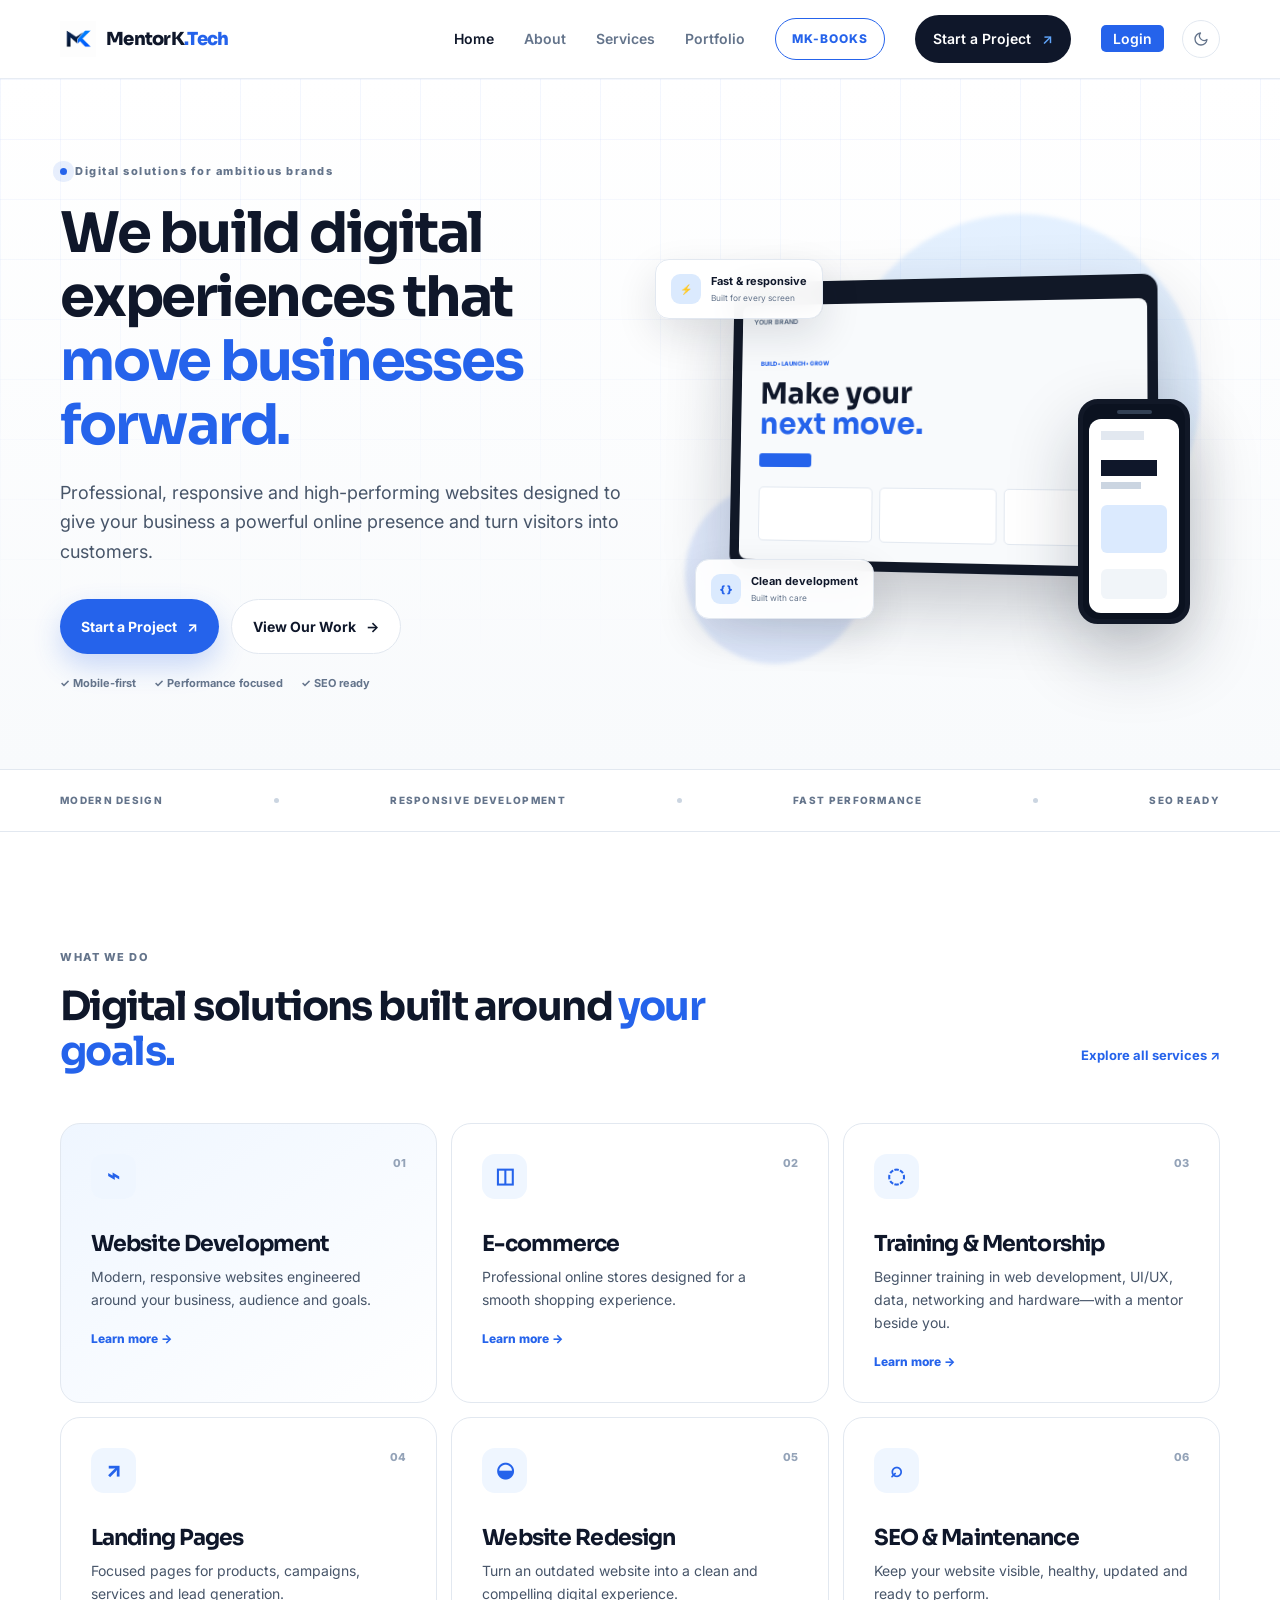
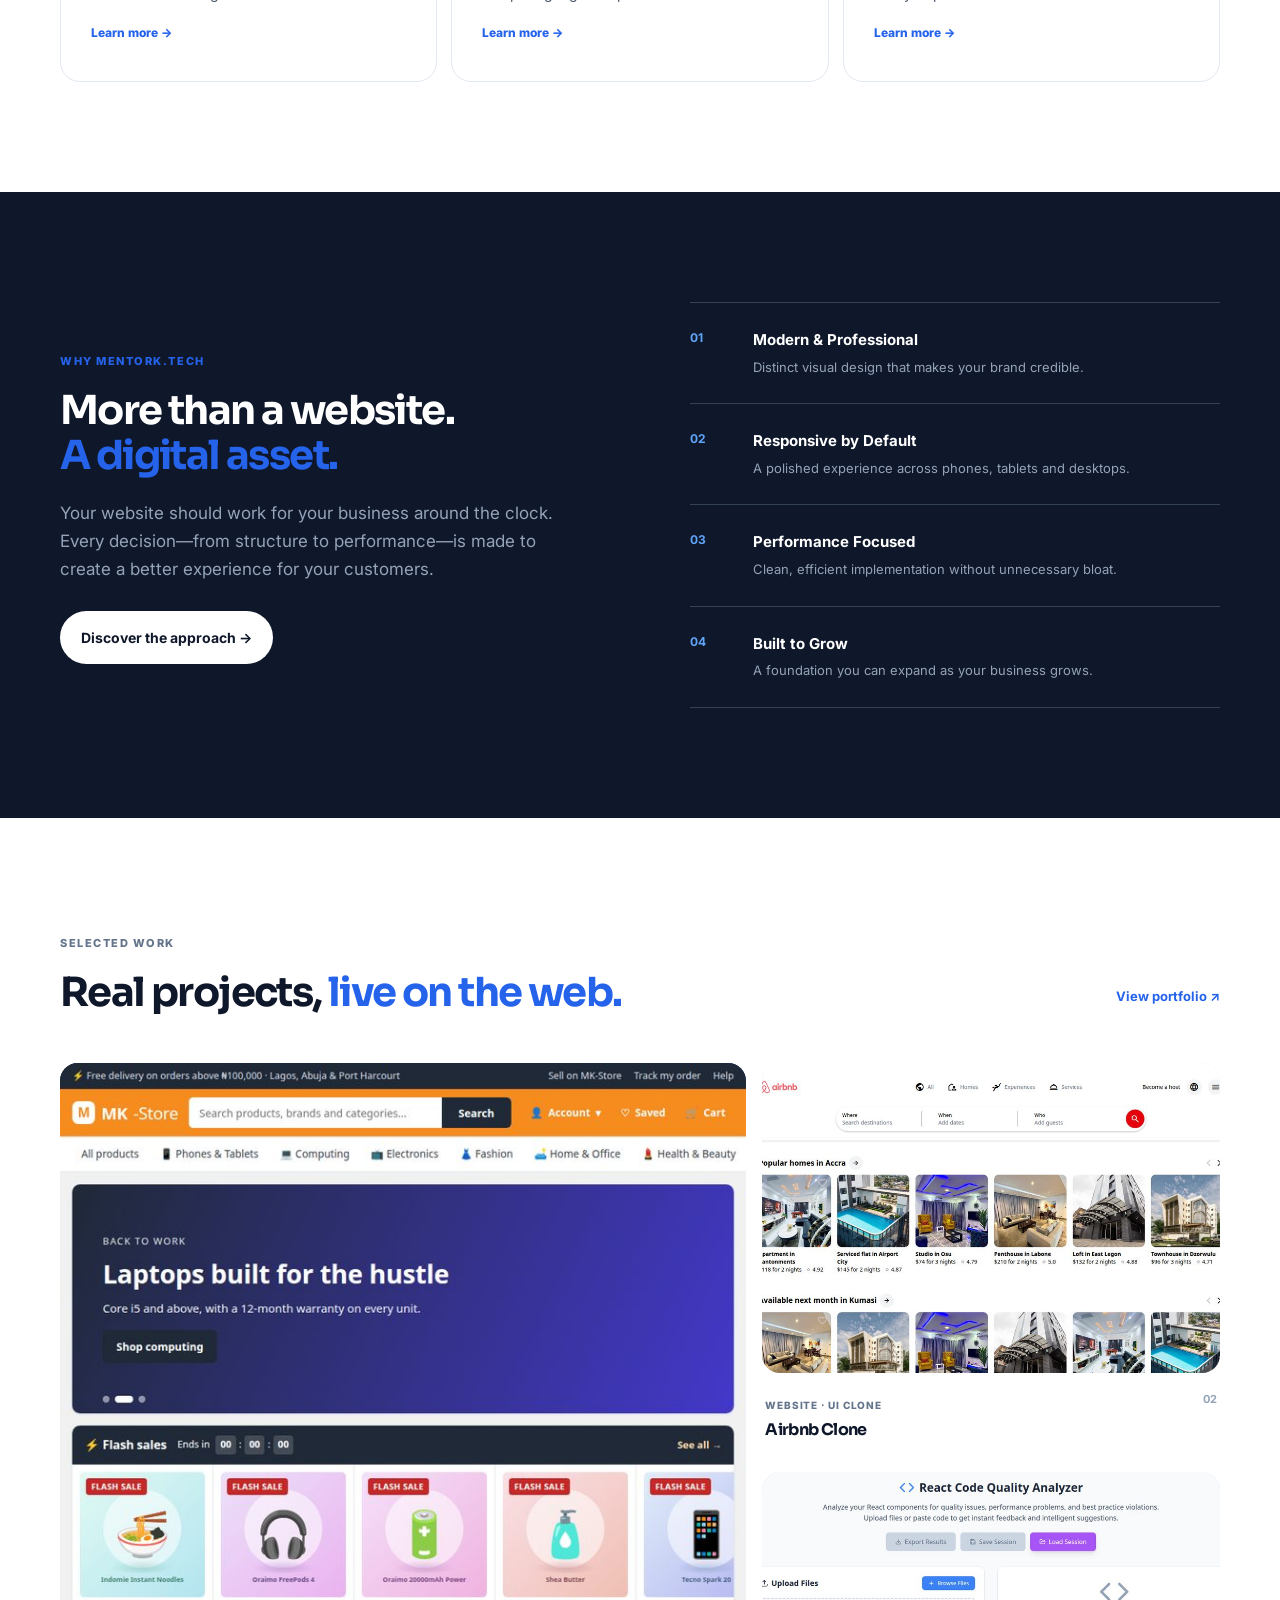
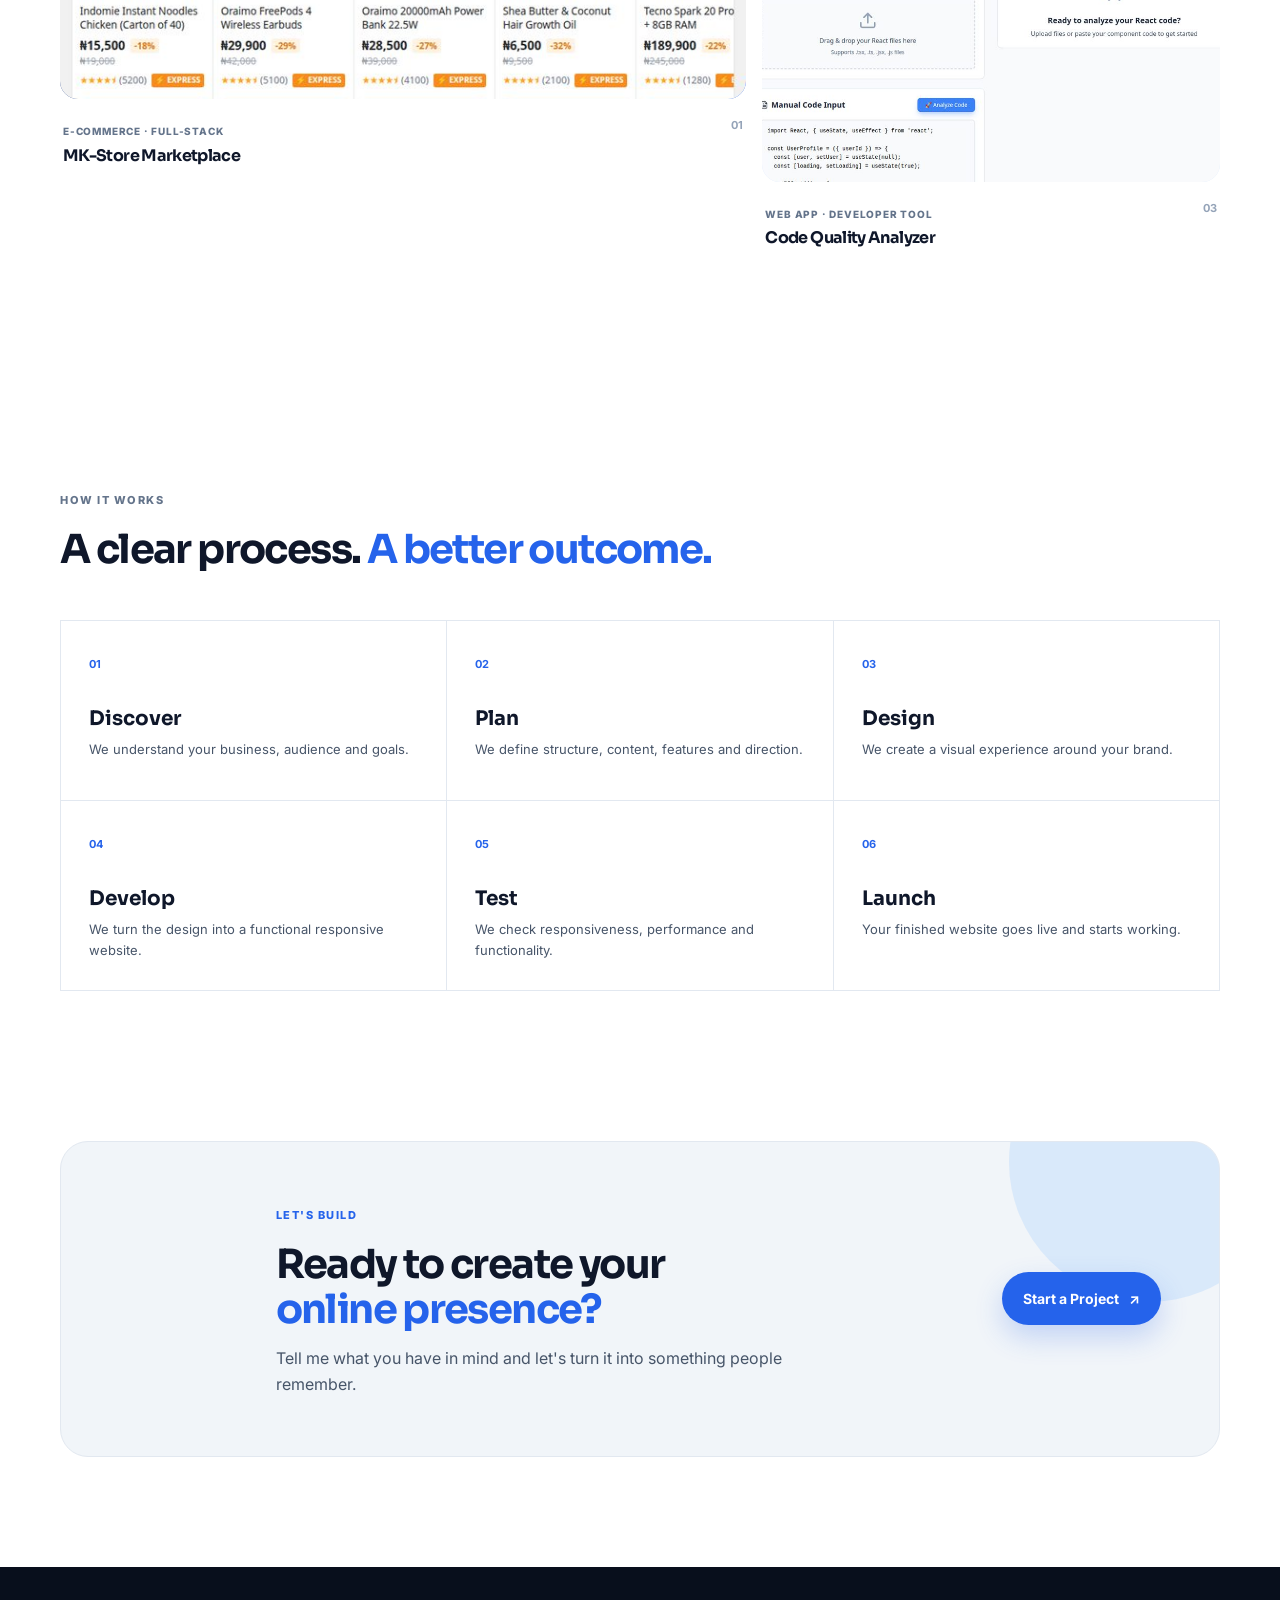
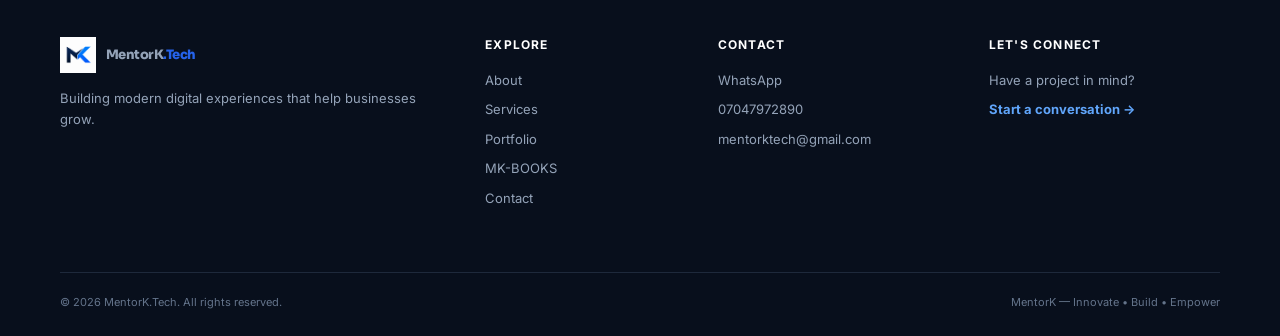
<file: index.html>
<!doctype html>
<html lang="en">
<head>
  <meta charset="utf-8">
  <meta name="viewport" content="width=device-width, initial-scale=1">
  <title>MentorK.Tech | Professional Website Development</title>
  <meta name="description" content="MentorK.Tech builds modern, responsive and high-performing websites for businesses, organizations, startups and personal brands.">
  <meta name="keywords" content="website developer Nigeria, web development, website design, business website, e-commerce development, MentorK.Tech">
  <meta property="og:title" content="MentorK.Tech | We Build Digital Experiences">
  <meta property="og:description" content="Professional, responsive and high-performing websites designed to help businesses grow online.">
  <meta property="og:type" content="website">
  <meta name="theme-color" content="#0f172a">
  <link rel="preconnect" href="https://fonts.googleapis.com">
  <link rel="preconnect" href="https://fonts.gstatic.com" crossorigin>
  <link href="https://fonts.googleapis.com/css2?family=Inter:wght@400;500;600;700&family=Sora:wght@500;600;700;800&display=swap" rel="stylesheet">
  <link rel="stylesheet" href="css/style.css?v=20260924">
<script>(function(){try{var t=localStorage.getItem("mk-theme");if(t==="dark"||t==="light")document.documentElement.setAttribute("data-theme",t);}catch(e){}})();</script></head>
<body>
  <header class="site-header">
    <nav class="nav container" aria-label="Main navigation">
      <a class="brand" href="/" aria-label="MentorK.Tech home">
        <img src="assets/logo/mentork-mark.png" alt="MentorK logo">
        <span>MentorK<span>.Tech</span></span>
      </a>
      <button class="theme-toggle" aria-label="Toggle dark mode" title="Toggle dark mode"><svg class="moon" viewBox="0 0 24 24" width="17" height="17" fill="none" stroke="currentColor" stroke-width="2" stroke-linecap="round" stroke-linejoin="round" aria-hidden="true"><path d="M21 12.8A9 9 0 1 1 11.2 3a7 7 0 0 0 9.8 9.8Z"/></svg><svg class="sun" viewBox="0 0 24 24" width="17" height="17" fill="none" stroke="currentColor" stroke-width="2" stroke-linecap="round" stroke-linejoin="round" aria-hidden="true"><circle cx="12" cy="12" r="4.2"/><path d="M12 2.4v2M12 19.6v2M4.2 4.2l1.5 1.5M18.3 18.3l1.5 1.5M2.4 12h2M19.6 12h2M4.2 19.8l1.5-1.5M18.3 5.7l1.5-1.5"/></svg></button><button class="menu-toggle" aria-expanded="false" aria-controls="main-menu" aria-label="Open menu"><span></span><span></span><span></span></button>
      <div class="nav-menu" id="main-menu">
        <a class="active" href="/">Home</a>
        <a href="/about">About</a>
        <a href="/services">Services</a>
        <a href="/portfolio">Portfolio</a>
        <a class="nav-books" href="/books">MK-BOOKS</a>
        <a class="nav-cta" href="/contact">Start a Project <span>↗</span></a>
        <span id="authArea">
 <span id="authArea">
  <a href="login.html" style="background:#2563eb;color:white;padding:5px 12px;border-radius:5px;text-decoration:none">Login</a>
</span>
</span>
      </div>
    </nav>
  </header>

  <main>
    <section class="hero">
      <div class="hero-grid"></div>
      <div class="container hero-inner">
        <div class="hero-copy reveal">
          <div class="eyebrow"><span class="pulse"></span> Digital solutions for ambitious brands</div>
          <h1>We build digital experiences that <em>move businesses forward.</em></h1>
          <p>Professional, responsive and high-performing websites designed to give your business a powerful online presence and turn visitors into customers.</p>
          <div class="hero-actions">
            <a class="btn btn-primary" href="/contact">Start a Project <span>↗</span></a>
            <a class="btn btn-ghost" href="/portfolio">View Our Work <span>→</span></a>
          </div>
          <div class="mini-trust"><span>✓ Mobile-first</span><span>✓ Performance focused</span><span>✓ SEO ready</span></div>
        </div>
        <div class="hero-visual reveal delay-1">
          <div class="orb orb-a"></div><div class="orb orb-b"></div>
          <div class="device laptop">
            <div class="device-top"><span></span><span></span><span></span></div>
            <div class="screen">
              <div class="mock-nav"><b>YOUR BRAND</b><span></span><span></span><span></span></div>
              <div class="mock-hero"><small>BUILD • LAUNCH • GROW</small><strong>Make your<br><i>next move.</i></strong><div class="mock-button"></div></div>
              <div class="mock-cards"><i></i><i></i><i></i></div>
            </div>
          </div>
          <div class="device phone">
            <div class="phone-speaker"></div>
            <div class="phone-screen"><div class="phone-header"></div><div class="phone-line long"></div><div class="phone-line"></div><div class="phone-block"></div><div class="phone-block small"></div></div>
          </div>
          <div class="floating-card card-speed"><span>⚡</span><div><b>Fast & responsive</b><small>Built for every screen</small></div></div>
          <div class="floating-card card-code"><span>{ }</span><div><b>Clean development</b><small>Built with care</small></div></div>
        </div>
      </div>
    </section>

    <section class="trust-strip"><div class="container trust-items"><span>MODERN DESIGN</span><i></i><span>RESPONSIVE DEVELOPMENT</span><i></i><span>FAST PERFORMANCE</span><i></i><span>SEO READY</span></div></section>

    <section class="section" id="services">
      <div class="container">
        <div class="section-head reveal"><div><span class="kicker">WHAT WE DO</span><h2>Digital solutions built around <span>your goals.</span></h2></div><a class="text-link" href="/services">Explore all services ↗</a></div>
        <div class="service-grid">
          <article class="service-card featured reveal"><div class="service-icon">⌁</div><span class="number">01</span><h3>Website Development</h3><p>Modern, responsive websites engineered around your business, audience and goals.</p><a href="/services">Learn more →</a></article>
          <article class="service-card reveal delay-1"><div class="service-icon">◫</div><span class="number">02</span><h3>E-commerce</h3><p>Professional online stores designed for a smooth shopping experience.</p><a href="/services">Learn more →</a></article>
          <article class="service-card reveal delay-2"><div class="service-icon">◌</div><span class="number">03</span><h3>Training &amp; Mentorship</h3><p>Beginner training in web development, UI/UX, data, networking and hardware—with a mentor beside you.</p><a href="/services#train">Learn more →</a></article>
          <article class="service-card reveal"><div class="service-icon">↗</div><span class="number">04</span><h3>Landing Pages</h3><p>Focused pages for products, campaigns, services and lead generation.</p><a href="/services">Learn more →</a></article>
          <article class="service-card reveal delay-1"><div class="service-icon">◒</div><span class="number">05</span><h3>Website Redesign</h3><p>Turn an outdated website into a clean and compelling digital experience.</p><a href="/services">Learn more →</a></article>
          <article class="service-card reveal delay-2"><div class="service-icon">⌕</div><span class="number">06</span><h3>SEO & Maintenance</h3><p>Keep your website visible, healthy, updated and ready to perform.</p><a href="/services">Learn more →</a></article>
        </div>
      </div>
    </section>

    <section class="section section-dark">
      <div class="container split">
        <div class="reveal"><span class="kicker blue">WHY MENTORK.TECH</span><h2>More than a website.<br><span>A digital asset.</span></h2><p class="large-copy">Your website should work for your business around the clock. Every decision—from structure to performance—is made to create a better experience for your customers.</p><a class="btn btn-light" href="/about">Discover the approach →</a></div>
        <div class="benefits reveal delay-1">
          <div><b>01</b><strong>Modern & Professional</strong><p>Distinct visual design that makes your brand credible.</p></div>
          <div><b>02</b><strong>Responsive by Default</strong><p>A polished experience across phones, tablets and desktops.</p></div>
          <div><b>03</b><strong>Performance Focused</strong><p>Clean, efficient implementation without unnecessary bloat.</p></div>
          <div><b>04</b><strong>Built to Grow</strong><p>A foundation you can expand as your business grows.</p></div>
        </div>
      </div>
    </section>

    <section class="section portfolio-home">
      <div class="container">
        <div class="section-head reveal"><div><span class="kicker">SELECTED WORK</span><h2>Real projects, <span>live on the web.</span></h2></div><a class="text-link" href="/portfolio">View portfolio ↗</a></div>
        <div class="project-grid">
          <article class="project-card project-one reveal"><div class="project-visual"><img src="assets/portfolio/mkstore-tall.jpg" alt="MK-Store marketplace homepage" loading="lazy" width="720" height="1000"></div><div class="project-info"><div><span>E-commerce · Full-stack</span><h3>MK-Store Marketplace</h3></div><b>01</b></div></article>
          <a class="project-card project-two reveal delay-1" href="https://airbnb-clone-mentork.vercel.app" target="_blank" rel="noopener"><div class="project-visual"><img src="assets/portfolio/airbnb.jpg" alt="Airbnb clone homepage" loading="lazy" width="960" height="600"></div><div class="project-info"><div><span>Website · UI clone</span><h3>Airbnb Clone</h3></div><b>02</b></div></a>
          <a class="project-card project-three reveal delay-2" href="https://code-quality-analyzer-blue.vercel.app" target="_blank" rel="noopener"><div class="project-visual"><img src="assets/portfolio/cqa.jpg" alt="React Code Quality Analyzer app" loading="lazy" width="960" height="600"></div><div class="project-info"><div><span>Web app · Developer tool</span><h3>Code Quality Analyzer</h3></div><b>03</b></div></a>
        </div>
      </div>
    </section>

    <section class="section process-section">
      <div class="container">
        <div class="section-head reveal"><div><span class="kicker">HOW IT WORKS</span><h2>A clear process. <span>A better outcome.</span></h2></div></div>
        <div class="process-grid">
          <div class="process-step reveal"><b>01</b><span>Discover</span><p>We understand your business, audience and goals.</p></div>
          <div class="process-step reveal delay-1"><b>02</b><span>Plan</span><p>We define structure, content, features and direction.</p></div>
          <div class="process-step reveal delay-2"><b>03</b><span>Design</span><p>We create a visual experience around your brand.</p></div>
          <div class="process-step reveal"><b>04</b><span>Develop</span><p>We turn the design into a functional responsive website.</p></div>
          <div class="process-step reveal delay-1"><b>05</b><span>Test</span><p>We check responsiveness, performance and functionality.</p></div>
          <div class="process-step reveal delay-2"><b>06</b><span>Launch</span><p>Your finished website goes live and starts working.</p></div>
        </div>
      </div>
    </section>

    <section class="cta-section">
      <div class="container cta-box reveal"><div class="cta-glow"></div><div><span class="kicker blue">LET'S BUILD</span><h2>Ready to create your<br><em>online presence?</em></h2><p>Tell me what you have in mind and let's turn it into something people remember.</p></div><a class="btn btn-primary" href="/contact">Start a Project <span>↗</span></a></div>
    </section>
  </main>

  <footer class="footer"><div class="container footer-grid"><div><a class="brand footer-brand" href="/"><img src="assets/logo/mentork-mark.png" alt=""><span>MentorK<span>.Tech</span></span></a><p>Building modern digital experiences that help businesses grow.</p></div><div><h4>Explore</h4><a href="/about">About</a><a href="/services">Services</a><a href="/portfolio">Portfolio</a><a href="/books">MK-BOOKS</a><a href="/contact">Contact</a></div><div><h4>Contact</h4><a href="https://wa.me/2347057779214">WhatsApp</a><a href="tel:+2347047972890">07047972890</a><a href="mailto:mentorktech@gmail.com">mentorktech@gmail.com</a></div><div><h4>Let's connect</h4><p>Have a project in mind?</p><a class="footer-cta" href="/contact">Start a conversation →</a></div></div><div class="container footer-bottom"><span>© 2026 MentorK.Tech. All rights reserved.</span><span>MentorK — Innovate • Build • Empower</span></div></footer>
  <button class="top-button" aria-label="Back to top">↑</button>
  <script src="js/script.js?v=20260924"> </script>
  
<!-- HOME PAGE PROTECTION - Put before </body> -->
<script type="module">
import { createClient } from "https://esm.sh/@supabase/supabase-js@2";
const supabase = createClient("https://kluyudkqqbvzzwzqzotg.supabase.co", "sb_publishable_GRnYHdZ7fSZaI8O9_CFGgA_MrFoa1ov");

async function initHome(){
  const { data:{session} } = await supabase.auth.getSession();
  const lockedPages = ["about.html","contact.html","services.html","courses.html","course.html"];

  if(!session){
    // Not logged in - block clicks to other pages
    document.querySelectorAll('a').forEach(link=>{
      const href = link.getAttribute('href') || "";
      if(lockedPages.some(page => href.includes(page))){
        link.addEventListener('click', (e)=>{
          e.preventDefault();
          window.location.href = "login.html";
        });
      }
    });
  } else {
    // Logged in - show Logout button
    const loginLink = document.querySelector('a[href*="login"]');
    if(loginLink){
      loginLink.outerHTML = `<button id="logoutBtn" style="background:#ef4444;color:white;padding:8px 16px;border-radius:8px;border:none;cursor:pointer;font-weight:bold">Logout</button>`;
      document.getElementById("logoutBtn").onclick = async ()=>{
        await supabase.auth.signOut();
        location.href = "index.html";
      };
    }
  }
}
initHome();
</script>
 
</body>
</html>
</file>
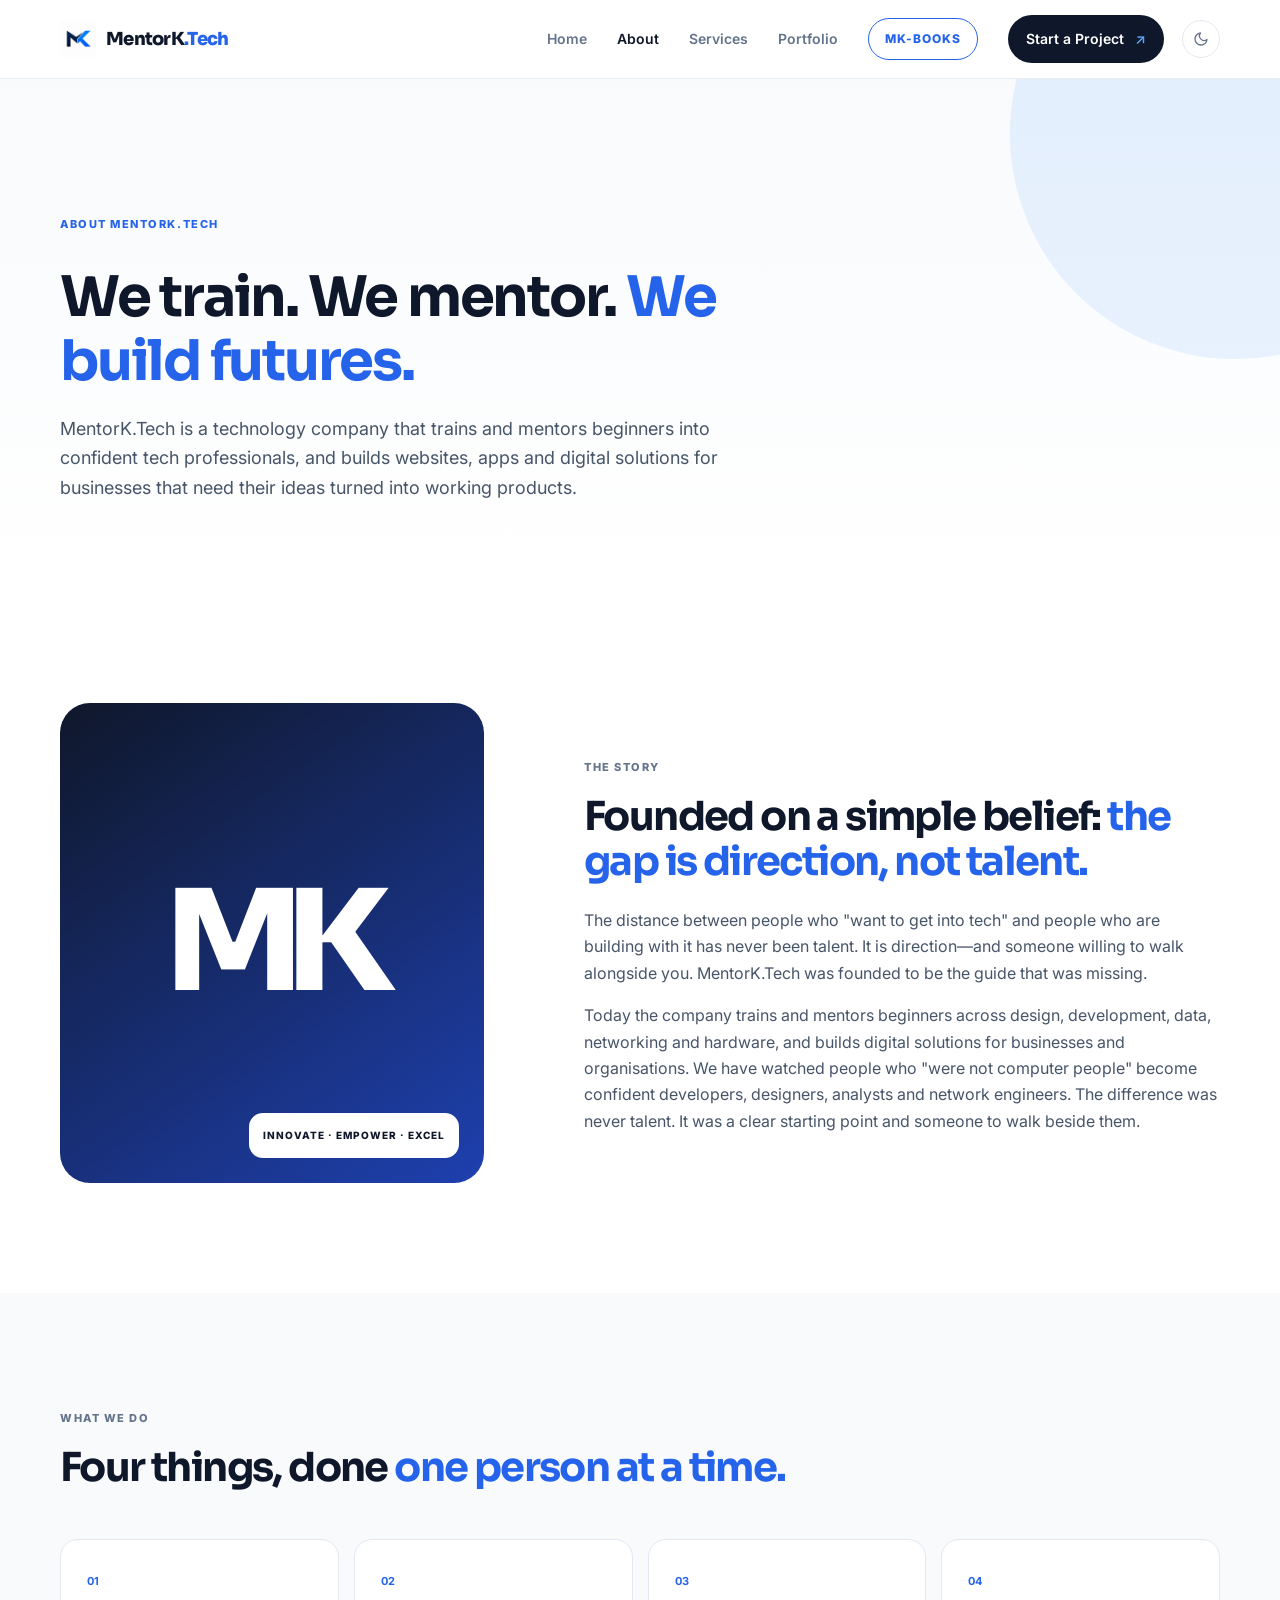
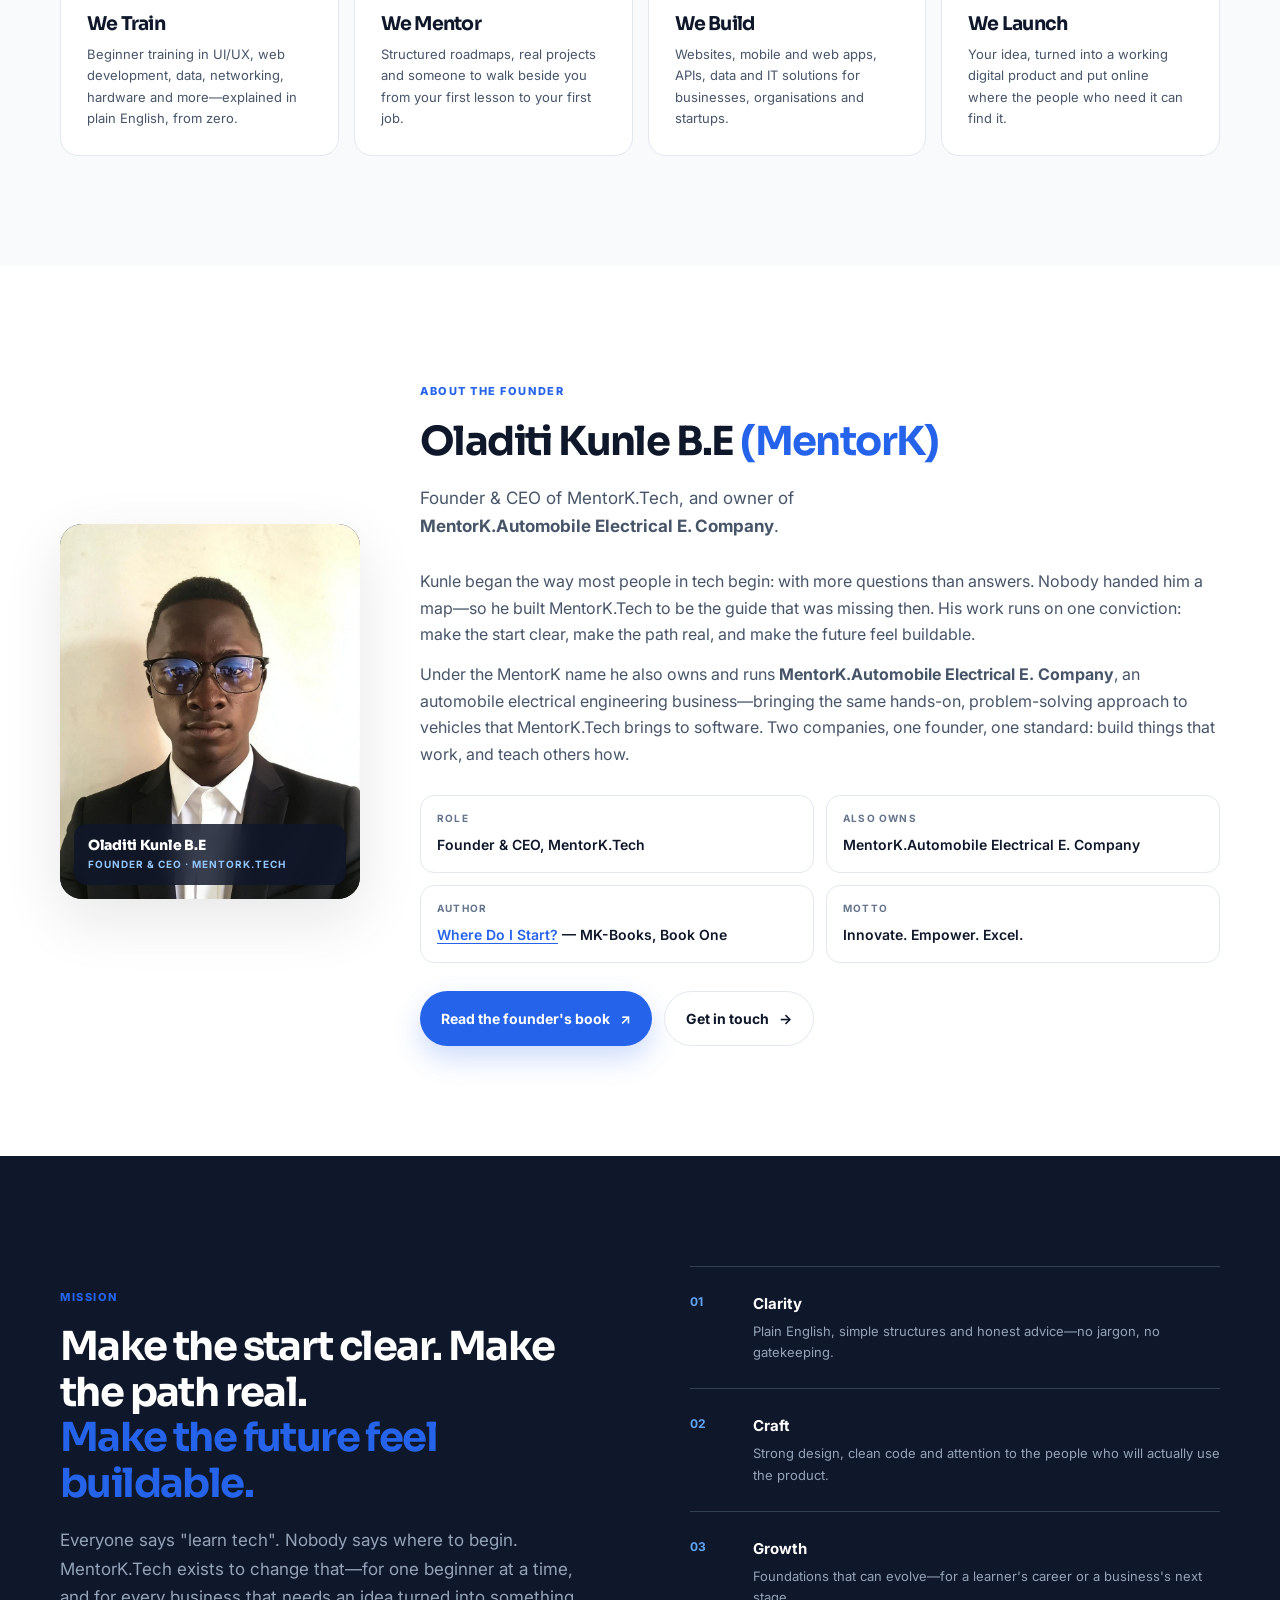
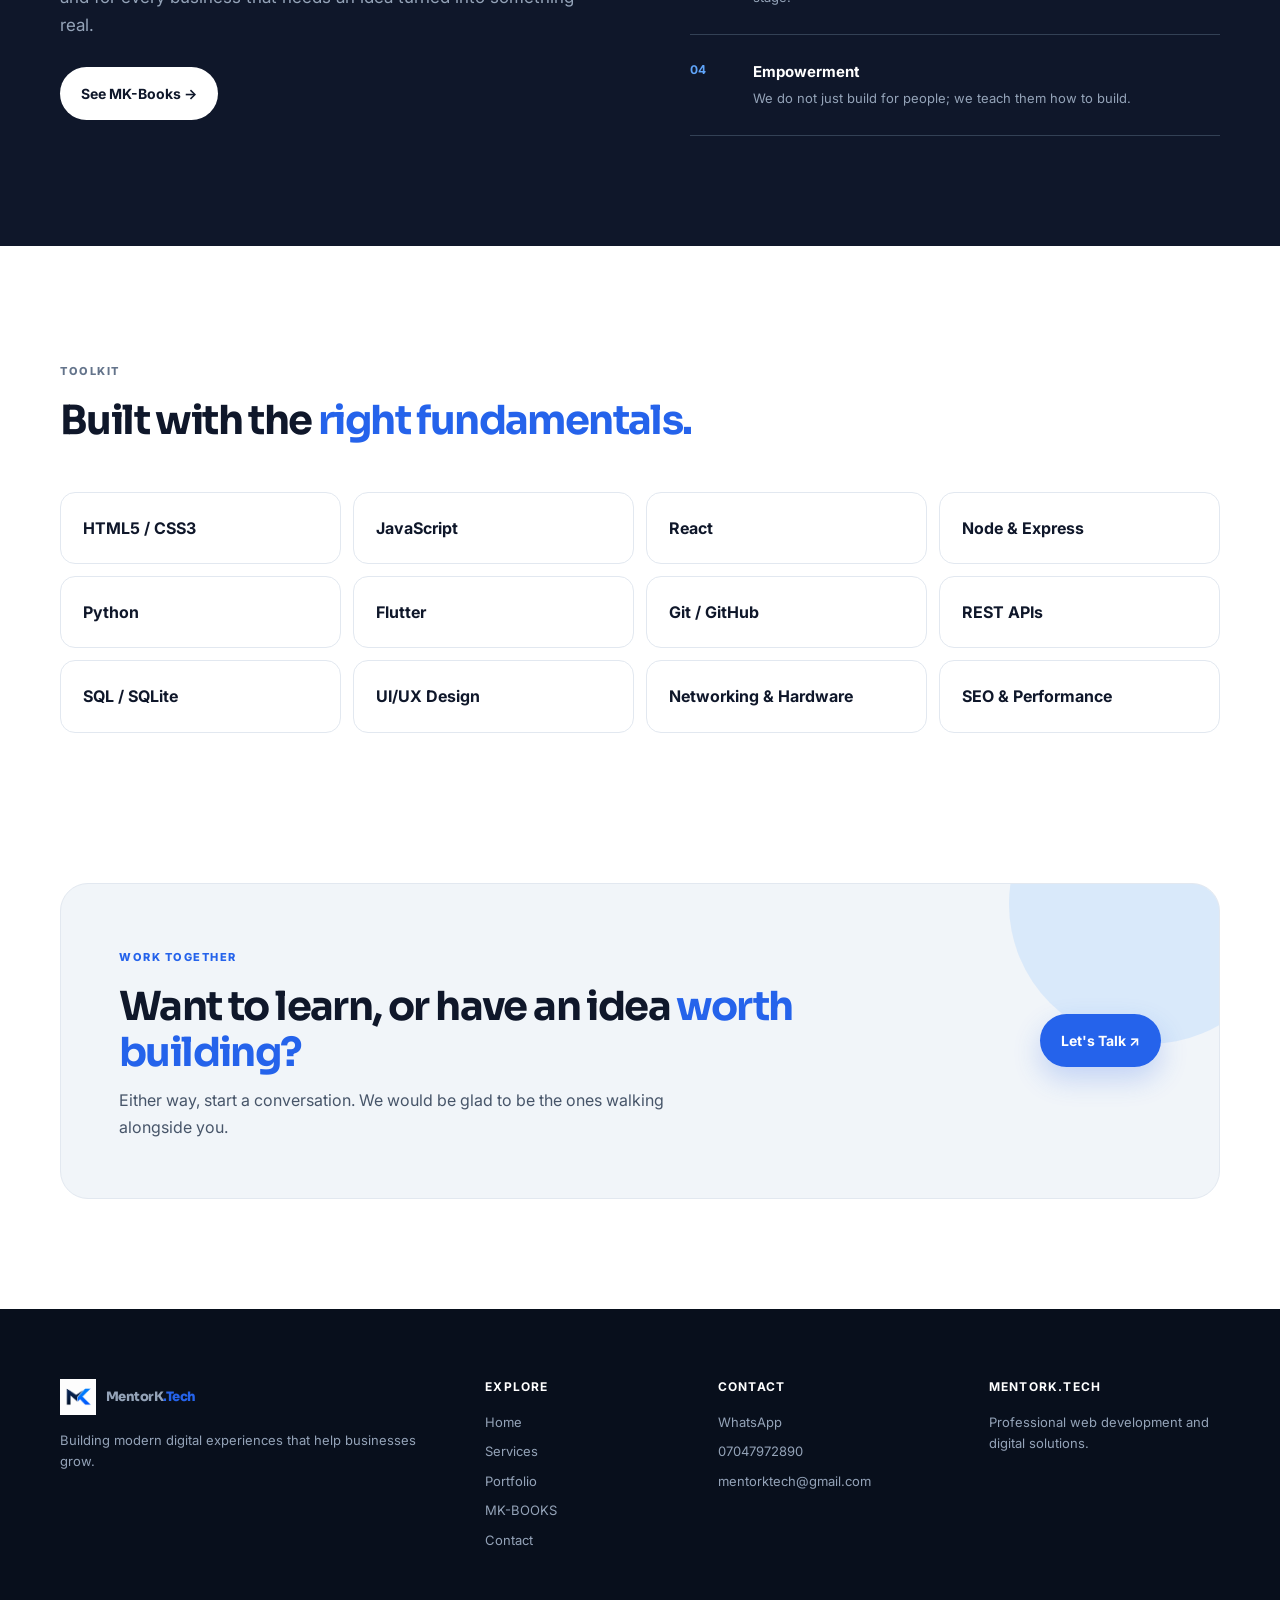
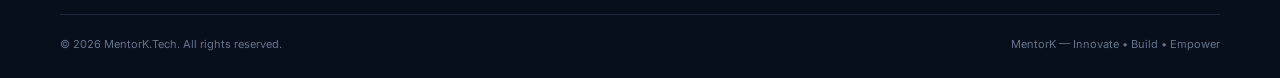
<file: about.html>
<!doctype html>
<html lang="en">
<head>
<script type="module">
import { createClient } from "https://esm.sh/@supabase/supabase-js@2";
const supabase = createClient("https://kluyudkqqbvzzwzqzotg.supabase.co", "sb_publishable_GRnYHdZ7fSZaI8O9_CFGgA_MrFoa1ov");
const { data:{session} } = await supabase.auth.getSession();
if(!session){ window.location.href = "login.html"; }
</script>
  
<meta charset="utf-8"><meta name="viewport" content="width=device-width, initial-scale=1">
<title>About | MentorK.Tech</title><meta name="description" content="About MentorK.Tech — we train, we mentor, we build. Meet the founder, Oladiti Kunle B.E (MentorK), and learn how the company trains beginners and builds digital solutions for businesses.">
<link rel="preconnect" href="https://fonts.googleapis.com"><link rel="preconnect" href="https://fonts.gstatic.com" crossorigin><link href="https://fonts.googleapis.com/css2?family=Inter:wght@400;500;600;700&family=Sora:wght@500;600;700;800&display=swap" rel="stylesheet"><link rel="stylesheet" href="css/style.css?v=20260924"><script>(function(){try{var t=localStorage.getItem("mk-theme");if(t==="dark"||t==="light")document.documentElement.setAttribute("data-theme",t);}catch(e){}})();</script></head>
<body>
<header class="site-header"><nav class="nav container"><a class="brand" href="/"><img src="assets/logo/mentork-mark.png" alt="MentorK logo"><span>MentorK<span>.Tech</span></span></a><button class="theme-toggle" aria-label="Toggle dark mode" title="Toggle dark mode"><svg class="moon" viewBox="0 0 24 24" width="17" height="17" fill="none" stroke="currentColor" stroke-width="2" stroke-linecap="round" stroke-linejoin="round" aria-hidden="true"><path d="M21 12.8A9 9 0 1 1 11.2 3a7 7 0 0 0 9.8 9.8Z"/></svg><svg class="sun" viewBox="0 0 24 24" width="17" height="17" fill="none" stroke="currentColor" stroke-width="2" stroke-linecap="round" stroke-linejoin="round" aria-hidden="true"><circle cx="12" cy="12" r="4.2"/><path d="M12 2.4v2M12 19.6v2M4.2 4.2l1.5 1.5M18.3 18.3l1.5 1.5M2.4 12h2M19.6 12h2M4.2 19.8l1.5-1.5M18.3 5.7l1.5-1.5"/></svg></button><button class="menu-toggle" aria-expanded="false" aria-controls="main-menu" aria-label="Open menu"><span></span><span></span><span></span></button><div class="nav-menu" id="main-menu"><a href="/">Home</a><a class="active" href="/about">About</a><a href="/services">Services</a><a href="/portfolio">Portfolio</a><a class="nav-books" href="/books">MK-BOOKS</a><a class="nav-cta" href="/contact">Start a Project <span>↗</span></a></div></nav></header>
<main>
<section class="page-hero"><div class="container"><span class="kicker blue">ABOUT MENTORK.TECH</span><h1>We train. We mentor. <em>We build futures.</em></h1><p>MentorK.Tech is a technology company that trains and mentors beginners into confident tech professionals, and builds websites, apps and digital solutions for businesses that need their ideas turned into working products.</p></div></section>

<section class="section"><div class="container about-intro"><div class="about-visual reveal"><div class="about-monogram">MK</div><div class="about-badge">INNOVATE · EMPOWER · EXCEL</div></div><div class="reveal delay-1"><span class="kicker">THE STORY</span><h2>Founded on a simple belief: <span>the gap is direction, not talent.</span></h2><p>The distance between people who "want to get into tech" and people who are building with it has never been talent. It is direction—and someone willing to walk alongside you. MentorK.Tech was founded to be the guide that was missing.</p><p>Today the company trains and mentors beginners across design, development, data, networking and hardware, and builds digital solutions for businesses and organisations. We have watched people who "were not computer people" become confident developers, designers, analysts and network engineers. The difference was never talent. It was a clear starting point and someone to walk beside them.</p></div></div></section>

<section class="section section-light"><div class="container"><div class="section-head reveal"><div><span class="kicker">WHAT WE DO</span><h2>Four things, done <span>one person at a time.</span></h2></div></div>
<div class="pillars">
<div class="reveal"><b>01</b><h3>We Train</h3><p>Beginner training in UI/UX, web development, data, networking, hardware and more—explained in plain English, from zero.</p></div>
<div class="reveal delay-1"><b>02</b><h3>We Mentor</h3><p>Structured roadmaps, real projects and someone to walk beside you from your first lesson to your first job.</p></div>
<div class="reveal delay-2"><b>03</b><h3>We Build</h3><p>Websites, mobile and web apps, APIs, data and IT solutions for businesses, organisations and startups.</p></div>
<div class="reveal"><b>04</b><h3>We Launch</h3><p>Your idea, turned into a working digital product and put online where the people who need it can find it.</p></div>
</div></div></section>

<section class="section founder-section" id="founder"><div class="container founder-grid">
<div class="founder-photo reveal"><img src="assets/founder/oladiti-kunle.jpg" alt="Oladiti Kunle B.E (MentorK), Founder and CEO of MentorK.Tech" width="880" height="1100" loading="lazy"><div class="founder-tag"><b>Oladiti Kunle B.E</b><span>Founder &amp; CEO · MentorK.Tech</span></div></div>
<div class="reveal delay-1"><span class="kicker blue">ABOUT THE FOUNDER</span><h2>Oladiti Kunle B.E <span>(MentorK)</span></h2>
<p class="large-copy">Founder &amp; CEO of MentorK.Tech, and owner of <strong>MentorK.Automobile Electrical E. Company</strong>.</p>
<p>Kunle began the way most people in tech begin: with more questions than answers. Nobody handed him a map—so he built MentorK.Tech to be the guide that was missing then. His work runs on one conviction: make the start clear, make the path real, and make the future feel buildable.</p>
<p>Under the MentorK name he also owns and runs <strong>MentorK.Automobile Electrical E. Company</strong>, an automobile electrical engineering business—bringing the same hands-on, problem-solving approach to vehicles that MentorK.Tech brings to software. Two companies, one founder, one standard: build things that work, and teach others how.</p>
<div class="founder-facts"><div><b>Role</b><span>Founder &amp; CEO, MentorK.Tech</span></div><div><b>Also owns</b><span>MentorK.Automobile Electrical E. Company</span></div><div><b>Author</b><span><a href="/books">Where Do I Start?</a> — MK-Books, Book One</span></div><div><b>Motto</b><span>Innovate. Empower. Excel.</span></div></div>
<div class="founder-actions"><a class="btn btn-primary" href="/books">Read the founder's book <span>↗</span></a><a class="btn btn-ghost" href="/contact">Get in touch <span>→</span></a></div>
</div></div></section>

<section class="section section-dark"><div class="container split"><div class="reveal"><span class="kicker blue">MISSION</span><h2>Make the start clear. Make the path real.<br><span>Make the future feel buildable.</span></h2><p class="large-copy">Everyone says "learn tech". Nobody says where to begin. MentorK.Tech exists to change that—for one beginner at a time, and for every business that needs an idea turned into something real.</p><a class="btn btn-light" href="/books">See MK-Books →</a></div>
<div class="benefits reveal delay-1"><div><b>01</b><strong>Clarity</strong><p>Plain English, simple structures and honest advice—no jargon, no gatekeeping.</p></div><div><b>02</b><strong>Craft</strong><p>Strong design, clean code and attention to the people who will actually use the product.</p></div><div><b>03</b><strong>Growth</strong><p>Foundations that can evolve—for a learner's career or a business's next stage.</p></div><div><b>04</b><strong>Empowerment</strong><p>We do not just build for people; we teach them how to build.</p></div></div></div></section>

<section class="section"><div class="container"><div class="section-head"><div><span class="kicker">TOOLKIT</span><h2>Built with the <span>right fundamentals.</span></h2></div></div><div class="tech-grid"><span>HTML5 / CSS3</span><span>JavaScript</span><span>React</span><span>Node &amp; Express</span><span>Python</span><span>Flutter</span><span>Git / GitHub</span><span>REST APIs</span><span>SQL / SQLite</span><span>UI/UX Design</span><span>Networking &amp; Hardware</span><span>SEO &amp; Performance</span></div></div></section>

<section class="cta-section"><div class="container cta-box reveal"><div><span class="kicker blue">WORK TOGETHER</span><h2>Want to learn, or have an idea <em>worth building?</em></h2><p>Either way, start a conversation. We would be glad to be the ones walking alongside you.</p></div><a class="btn btn-primary" href="/contact">Let's Talk ↗</a></div></section>
</main>
<footer class="footer"><div class="container footer-grid"><div><a class="brand footer-brand" href="/"><img src="assets/logo/mentork-mark.png" alt=""><span>MentorK<span>.Tech</span></span></a><p>Building modern digital experiences that help businesses grow.</p></div><div><h4>Explore</h4><a href="/">Home</a><a href="/services">Services</a><a href="/portfolio">Portfolio</a><a href="/books">MK-BOOKS</a><a href="/contact">Contact</a></div><div><h4>Contact</h4><a href="https://wa.me/2347057779214">WhatsApp</a><a href="tel:+2347047972890">07047972890</a><a href="mailto:mentorktech@gmail.com">mentorktech@gmail.com</a></div><div><h4>MentorK.Tech</h4><p>Professional web development and digital solutions.</p></div></div><div class="container footer-bottom"><span>© 2026 MentorK.Tech. All rights reserved.</span><span>MentorK — Innovate • Build • Empower</span></div></footer><button class="top-button" aria-label="Back to top">↑</button><script src="js/script.js?v=20260924"></script></body></html>
</file>
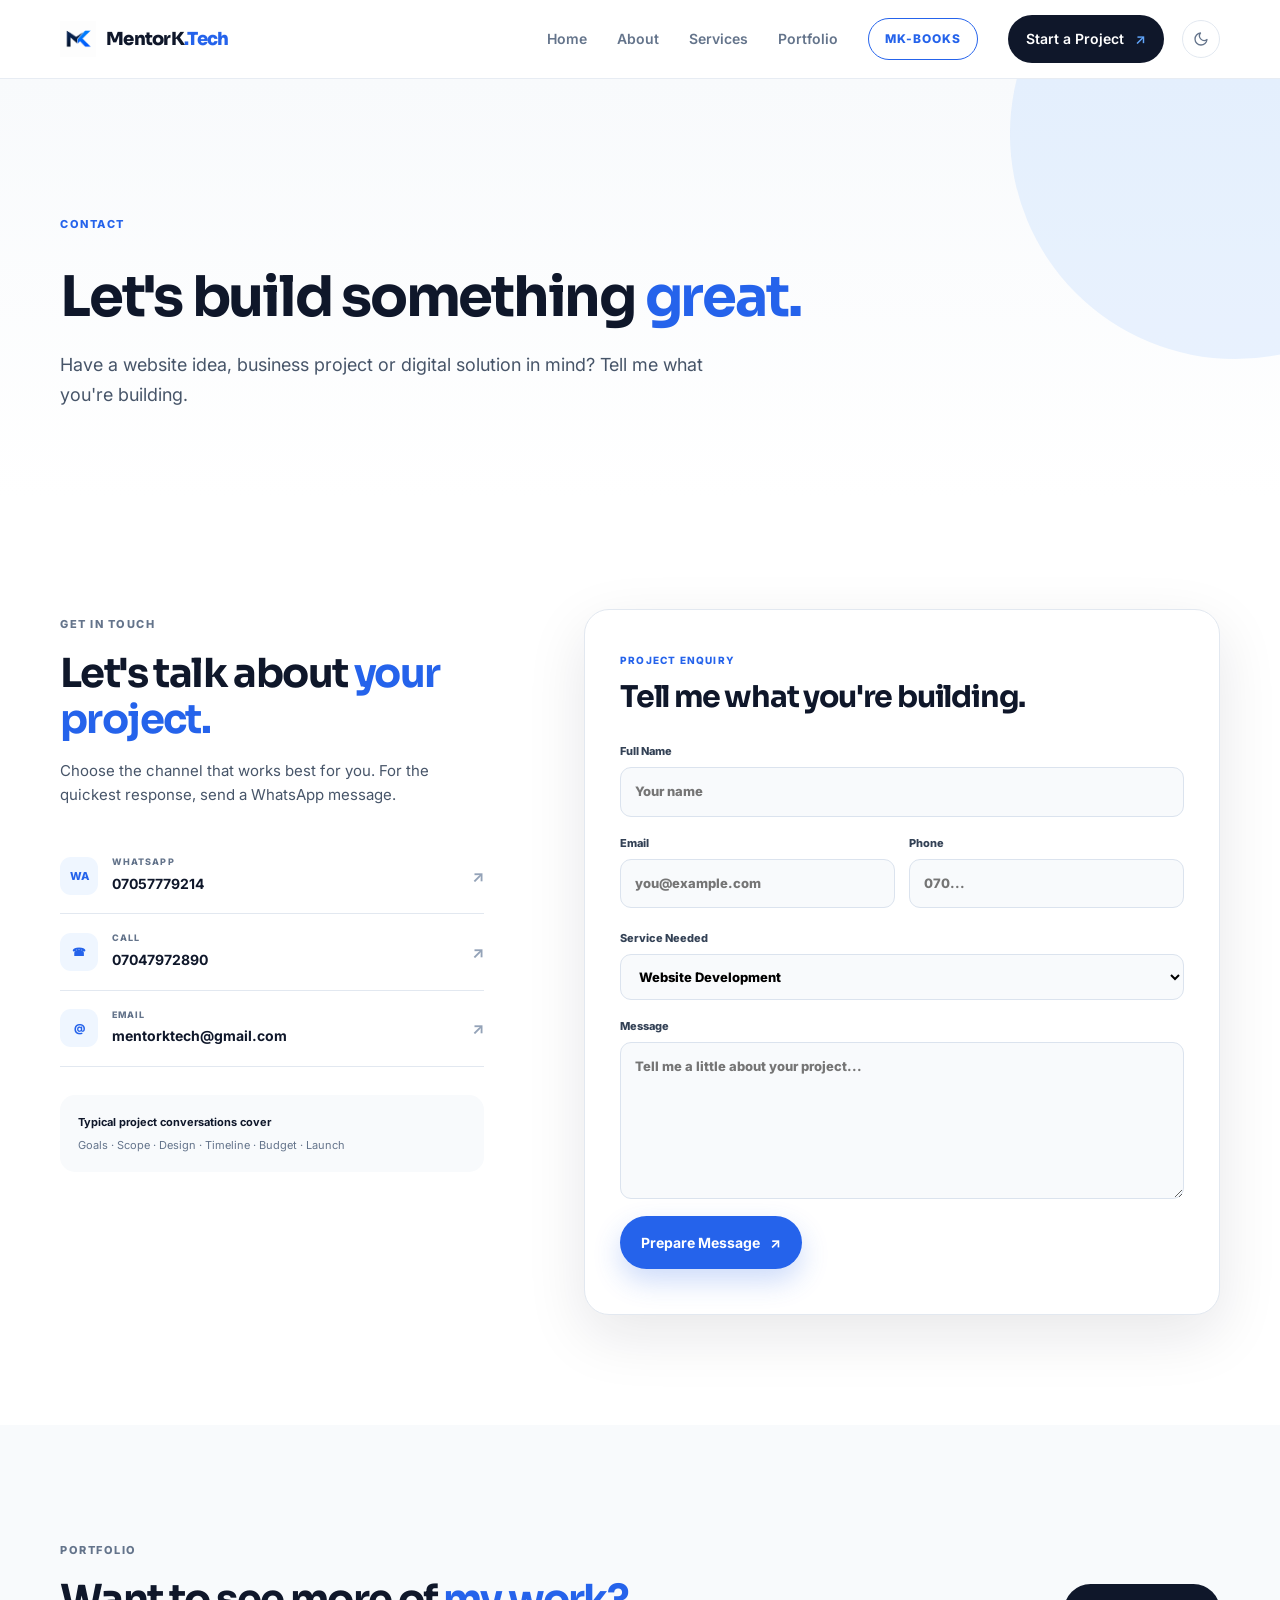
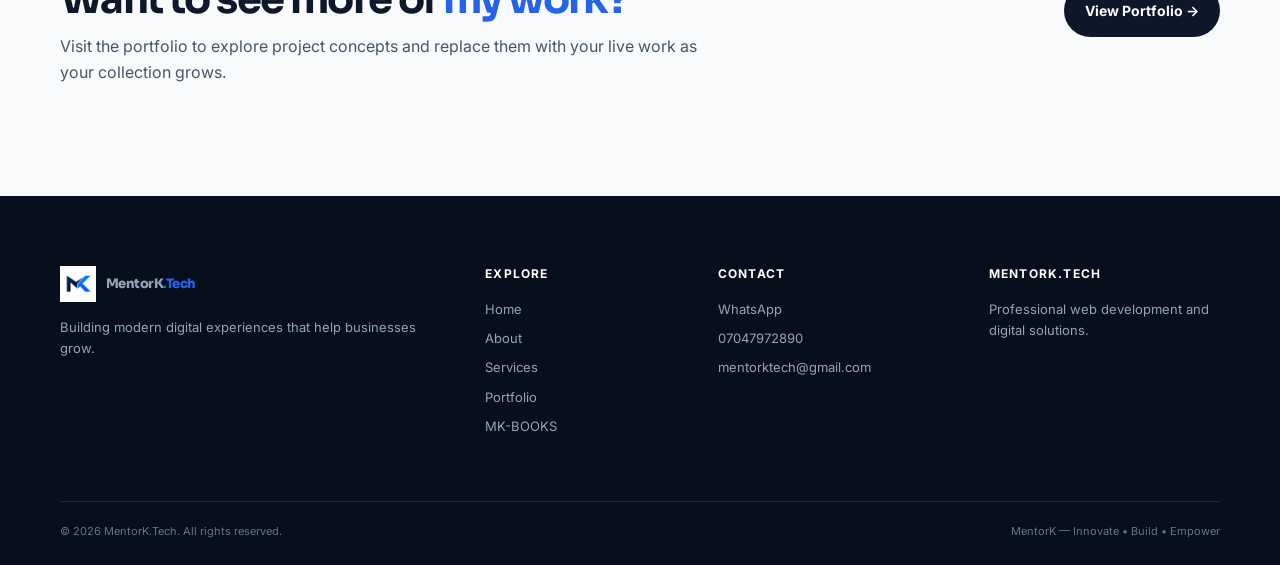
<file: contact.html>
<!doctype html>
<html lang="en"><head>

<script type="module">
import { createClient } from "https://esm.sh/@supabase/supabase-js@2";
const supabase = createClient("https://kluyudkqqbvzzwzqzotg.supabase.co", "sb_publishable_GRnYHdZ7fSZaI8O9_CFGgA_MrFoa1ov");
const { data:{session} } = await supabase.auth.getSession();
if(!session){ window.location.href = "login.html"; }
</script>
<meta charset="utf-8"><meta name="viewport" content="width=device-width, initial-scale=1"><title>Contact | MentorK.Tech</title><meta name="description" content="Contact MentorK.Tech to discuss your website development project."><link rel="preconnect" href="https://fonts.googleapis.com"><link rel="preconnect" href="https://fonts.gstatic.com" crossorigin><link href="https://fonts.googleapis.com/css2?family=Inter:wght@400;500;600;700&family=Sora:wght@500;600;700;800&display=swap" rel="stylesheet"><link rel="stylesheet" href="css/style.css?v=20260924"><script>(function(){try{var t=localStorage.getItem("mk-theme");if(t==="dark"||t==="light")document.documentElement.setAttribute("data-theme",t);}catch(e){}})();</script></head>
<body><header class="site-header"><nav class="nav container"><a class="brand" href="/"><img src="assets/logo/mentork-mark.png" alt="MentorK logo"><span>MentorK<span>.Tech</span></span></a><button class="theme-toggle" aria-label="Toggle dark mode" title="Toggle dark mode"><svg class="moon" viewBox="0 0 24 24" width="17" height="17" fill="none" stroke="currentColor" stroke-width="2" stroke-linecap="round" stroke-linejoin="round" aria-hidden="true"><path d="M21 12.8A9 9 0 1 1 11.2 3a7 7 0 0 0 9.8 9.8Z"/></svg><svg class="sun" viewBox="0 0 24 24" width="17" height="17" fill="none" stroke="currentColor" stroke-width="2" stroke-linecap="round" stroke-linejoin="round" aria-hidden="true"><circle cx="12" cy="12" r="4.2"/><path d="M12 2.4v2M12 19.6v2M4.2 4.2l1.5 1.5M18.3 18.3l1.5 1.5M2.4 12h2M19.6 12h2M4.2 19.8l1.5-1.5M18.3 5.7l1.5-1.5"/></svg></button><button class="menu-toggle" aria-expanded="false" aria-controls="main-menu" aria-label="Open menu"><span></span><span></span><span></span></button><div class="nav-menu" id="main-menu"><a href="/">Home</a><a href="/about">About</a><a href="/services">Services</a><a href="/portfolio">Portfolio</a><a class="nav-books" href="/books">MK-BOOKS</a><a class="nav-cta active" href="/contact">Start a Project <span>↗</span></a></div></nav></header>
<main><section class="page-hero contact-hero"><div class="container"><span class="kicker blue">CONTACT</span><h1>Let's build something <em>great.</em></h1><p>Have a website idea, business project or digital solution in mind? Tell me what you're building.</p></div></section>
<section class="section"><div class="container contact-layout"><div class="contact-info reveal"><span class="kicker">GET IN TOUCH</span><h2>Let's talk about <span>your project.</span></h2><p>Choose the channel that works best for you. For the quickest response, send a WhatsApp message.</p><a class="contact-item" href="https://wa.me/2347057779214"><span>WA</span><div><small>WHATSAPP</small><strong>07057779214</strong></div><b>↗</b></a><a class="contact-item" href="tel:+2347047972890"><span>☎</span><div><small>CALL</small><strong>07047972890</strong></div><b>↗</b></a><a class="contact-item" href="mailto:mentorktech@gmail.com"><span>@</span><div><small>EMAIL</small><strong>mentorktech@gmail.com</strong></div><b>↗</b></a><div class="contact-note"><b>Typical project conversations cover</b><span>Goals · Scope · Design · Timeline · Budget · Launch</span></div></div>
<form class="contact-form reveal delay-1" id="contactForm" novalidate><div class="form-head"><span>PROJECT ENQUIRY</span><h2>Tell me what you're building.</h2></div><label>Full Name<input name="name" type="text" autocomplete="name" required placeholder="Your name"><small class="error"></small></label><div class="form-row"><label>Email<input name="email" type="email" autocomplete="email" required placeholder="you@example.com"><small class="error"></small></label><label>Phone<input name="phone" type="tel" autocomplete="tel" placeholder="070..."><small class="error"></small></label></div><label>Service Needed<select name="service"><option>Website Development</option><option>E-commerce</option><option>Landing Page</option><option>Website Redesign</option><option>SEO & Maintenance</option><option>Other</option></select></label><label>Message<textarea name="message" rows="6" required placeholder="Tell me a little about your project..."></textarea><small class="error"></small></label><button class="btn btn-primary" type="submit">Prepare Message <span>↗</span></button><p class="form-status" aria-live="polite"></p></form></div></section>
<section class="section section-light"><div class="container contact-bottom"><div><span class="kicker">PORTFOLIO</span><h2>Want to see more of <span>my work?</span></h2><p>Visit the portfolio to explore project concepts and replace them with your live work as your collection grows.</p></div><a class="btn btn-dark" href="/portfolio">View Portfolio →</a></div></section></main>
<footer class="footer"><div class="container footer-grid"><div><a class="brand footer-brand" href="/"><img src="assets/logo/mentork-mark.png" alt=""><span>MentorK<span>.Tech</span></span></a><p>Building modern digital experiences that help businesses grow.</p></div><div><h4>Explore</h4><a href="/">Home</a><a href="/about">About</a><a href="/services">Services</a><a href="/portfolio">Portfolio</a><a href="/books">MK-BOOKS</a></div><div><h4>Contact</h4><a href="https://wa.me/2347057779214">WhatsApp</a><a href="tel:+2347047972890">07047972890</a><a href="mailto:mentorktech@gmail.com">mentorktech@gmail.com</a></div><div><h4>MentorK.Tech</h4><p>Professional web development and digital solutions.</p></div></div><div class="container footer-bottom"><span>© 2026 MentorK.Tech. All rights reserved.</span><span>MentorK — Innovate • Build • Empower</span></div></footer><button class="top-button" aria-label="Back to top">↑</button><script src="js/script.js?v=20260924"></script>
</body>
</html>
</file>
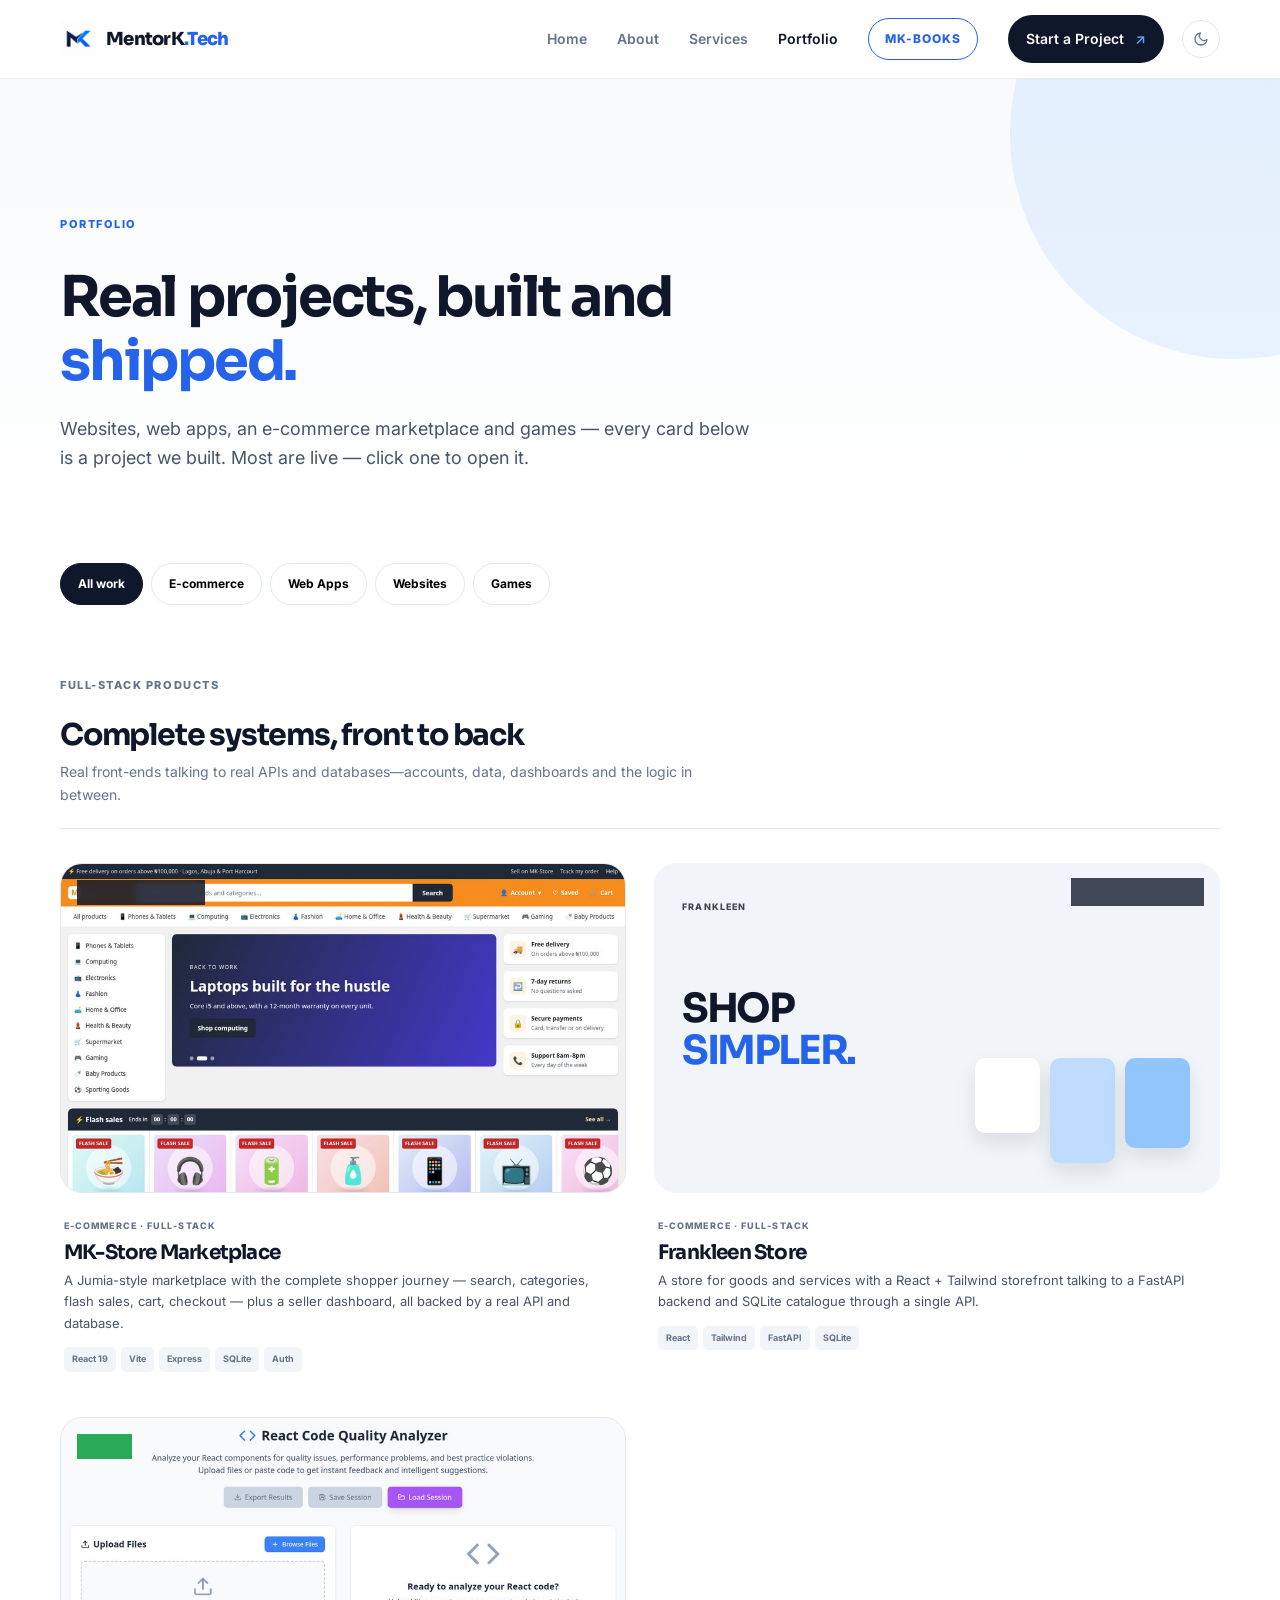
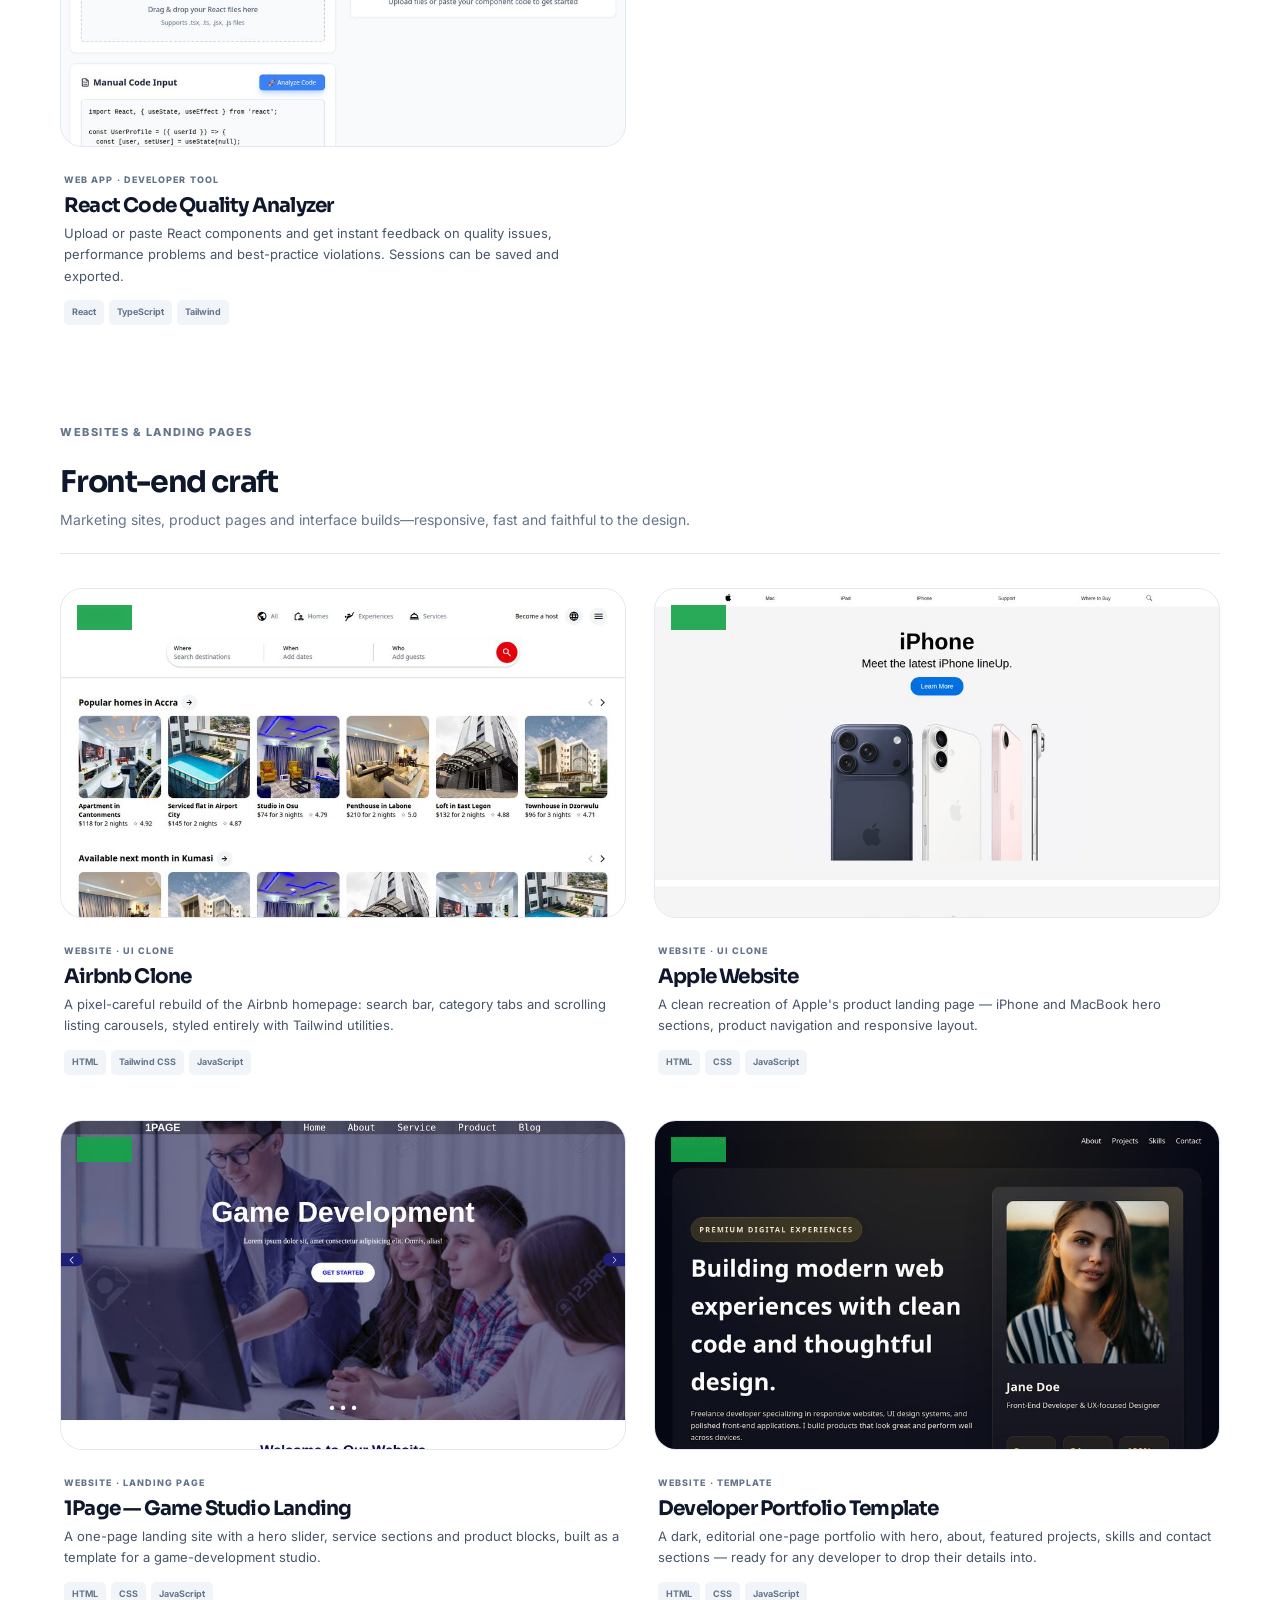
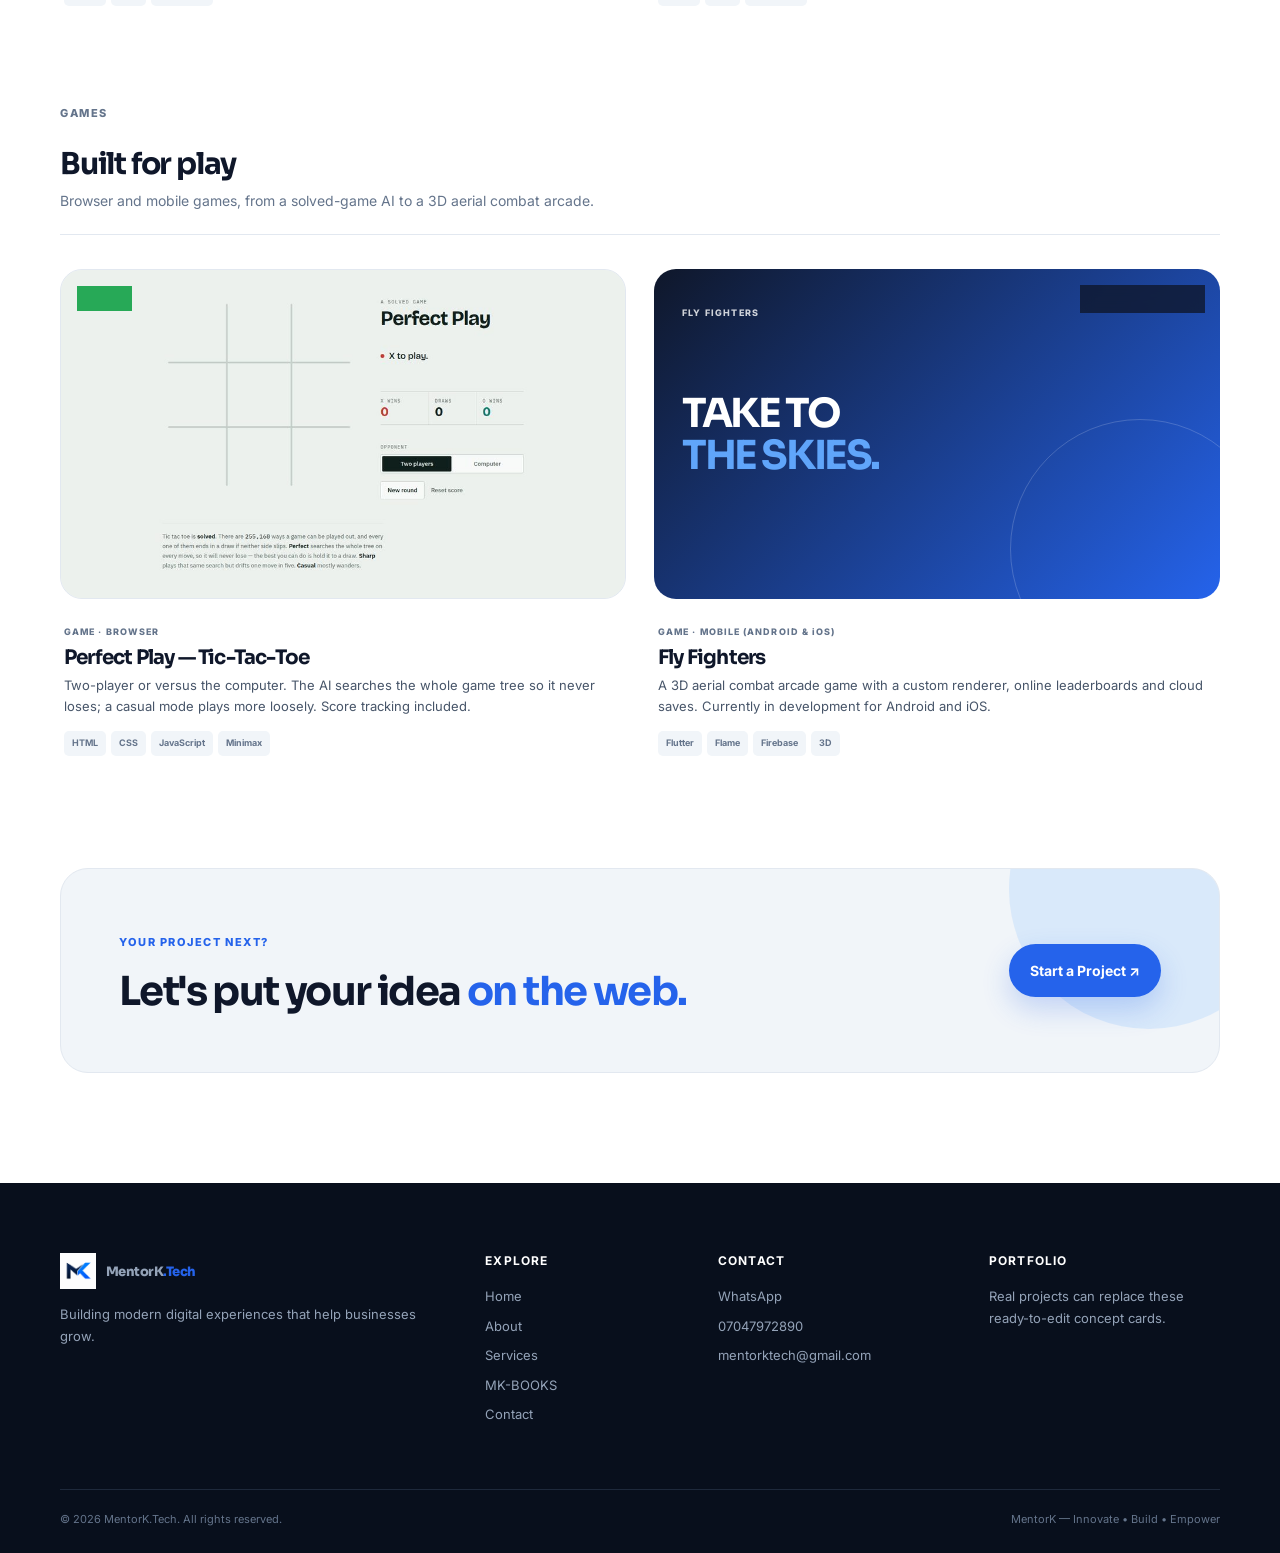
<file: portfolio.html>
<!doctype html>
<html lang="en"><head>
  
  <script type="module">
import { createClient } from "https://esm.sh/@supabase/supabase-js@2";
const supabase = createClient("https://kluyudkqqbvzzwzqzotg.supabase.co", "sb_publishable_GRnYHdZ7fSZaI8O9_CFGgA_MrFoa1ov");
const { data:{session} } = await supabase.auth.getSession();
if(!session){ window.location.href = "login.html"; }
</script>
  
  <meta charset="utf-8"><meta name="viewport" content="width=device-width, initial-scale=1"><title>Portfolio | MentorK.Tech</title><meta name="description" content="Explore selected web design and development projects by MentorK.Tech."><link rel="preconnect" href="https://fonts.googleapis.com"><link rel="preconnect" href="https://fonts.gstatic.com" crossorigin><link href="https://fonts.googleapis.com/css2?family=Inter:wght@400;500;600;700&family=Sora:wght@500;600;700;800&display=swap" rel="stylesheet"><link rel="stylesheet" href="css/style.css?v=20260924"><script>(function(){try{var t=localStorage.getItem("mk-theme");if(t==="dark"||t==="light")document.documentElement.setAttribute("data-theme",t);}catch(e){}})();</script></head>
<body><header class="site-header"><nav class="nav container"><a class="brand" href="/"><img src="assets/logo/mentork-mark.png" alt="MentorK logo"><span>MentorK<span>.Tech</span></span></a><button class="theme-toggle" aria-label="Toggle dark mode" title="Toggle dark mode"><svg class="moon" viewBox="0 0 24 24" width="17" height="17" fill="none" stroke="currentColor" stroke-width="2" stroke-linecap="round" stroke-linejoin="round" aria-hidden="true"><path d="M21 12.8A9 9 0 1 1 11.2 3a7 7 0 0 0 9.8 9.8Z"/></svg><svg class="sun" viewBox="0 0 24 24" width="17" height="17" fill="none" stroke="currentColor" stroke-width="2" stroke-linecap="round" stroke-linejoin="round" aria-hidden="true"><circle cx="12" cy="12" r="4.2"/><path d="M12 2.4v2M12 19.6v2M4.2 4.2l1.5 1.5M18.3 18.3l1.5 1.5M2.4 12h2M19.6 12h2M4.2 19.8l1.5-1.5M18.3 5.7l1.5-1.5"/></svg></button><button class="menu-toggle" aria-expanded="false" aria-controls="main-menu" aria-label="Open menu"><span></span><span></span><span></span></button><div class="nav-menu" id="main-menu"><a href="/">Home</a><a href="/about">About</a><a href="/services">Services</a><a class="active" href="/portfolio">Portfolio</a><a class="nav-books" href="/books">MK-BOOKS</a><a class="nav-cta" href="/contact">Start a Project <span>↗</span></a></div></nav></header>
<main><section class="page-hero"><div class="container"><span class="kicker blue">PORTFOLIO</span><h1>Real projects, built and <em>shipped.</em></h1><p>Websites, web apps, an e-commerce marketplace and games — every card below is a project we built. Most are live — click one to open it.</p></div></section>
<section class="filter-bar"><div class="container"><div class="filters" role="group" aria-label="Portfolio filters"><button class="filter active" data-filter="all">All work</button><button class="filter" data-filter="ecommerce">E-commerce</button><button class="filter" data-filter="app">Web Apps</button><button class="filter" data-filter="website">Websites</button><button class="filter" data-filter="game">Games</button></div><p class="filter-empty" hidden>No projects in this category yet.</p></div></section>
<section class="section pgroup" data-group="platforms"><div class="container"><div class="group-head reveal"><span class="kicker">FULL-STACK PRODUCTS</span><h2>Complete systems, front to back</h2><p>Real front-ends talking to real APIs and databases—accounts, data, dashboards and the logic in between.</p></div><div class="portfolio-grid">
<article class="portfolio-card" data-category="ecommerce"><div class="portfolio-shot"><img src="assets/portfolio/mkstore.jpg" alt="MK-Store marketplace homepage with categories, hero banner and flash sales" loading="lazy" width="960" height="600"><span class="shot-badge">FULL-STACK DEMO</span></div><div><small>E-COMMERCE · FULL-STACK</small><h3>MK-Store Marketplace</h3><p>A Jumia-style marketplace with the complete shopper journey — search, categories, flash sales, cart, checkout — plus a seller dashboard, all backed by a real API and database.</p><div class="tags"><b>React 19</b><b>Vite</b><b>Express</b><b>SQLite</b><b>Auth</b></div></div></article>
<article class="portfolio-card" data-category="ecommerce"><div class="portfolio-art art-ecommerce alt"><span>FRANKLEEN</span><strong>SHOP<br><em>SIMPLER.</em></strong><div class="product-shapes"><i></i><i></i><i></i></div><span class="shot-badge">FULL-STACK BUILD</span></div><div><small>E-COMMERCE · FULL-STACK</small><h3>Frankleen Store</h3><p>A store for goods and services with a React + Tailwind storefront talking to a FastAPI backend and SQLite catalogue through a single API.</p><div class="tags"><b>React</b><b>Tailwind</b><b>FastAPI</b><b>SQLite</b></div></div></article>
<a class="portfolio-card" data-category="app" href="https://code-quality-analyzer-blue.vercel.app" target="_blank" rel="noopener"><div class="portfolio-shot"><img src="assets/portfolio/cqa.jpg" alt="React Code Quality Analyzer app with file upload and code input" loading="lazy" width="960" height="600"><span class="shot-badge live">● LIVE</span><span class="shot-open">Open project ↗</span></div><div><small>WEB APP · DEVELOPER TOOL</small><h3>React Code Quality Analyzer</h3><p>Upload or paste React components and get instant feedback on quality issues, performance problems and best-practice violations. Sessions can be saved and exported.</p><div class="tags"><b>React</b><b>TypeScript</b><b>Tailwind</b></div></div></a>
</div></div></section>
<section class="section pgroup" data-group="sites"><div class="container"><div class="group-head reveal"><span class="kicker">WEBSITES &amp; LANDING PAGES</span><h2>Front-end craft</h2><p>Marketing sites, product pages and interface builds—responsive, fast and faithful to the design.</p></div><div class="portfolio-grid">
<a class="portfolio-card" data-category="website" href="https://airbnb-clone-mentork.vercel.app" target="_blank" rel="noopener"><div class="portfolio-shot"><img src="assets/portfolio/airbnb.jpg" alt="Airbnb clone homepage with search bar and listing carousels" loading="lazy" width="960" height="600"><span class="shot-badge live">● LIVE</span><span class="shot-open">Open project ↗</span></div><div><small>WEBSITE · UI CLONE</small><h3>Airbnb Clone</h3><p>A pixel-careful rebuild of the Airbnb homepage: search bar, category tabs and scrolling listing carousels, styled entirely with Tailwind utilities.</p><div class="tags"><b>HTML</b><b>Tailwind CSS</b><b>JavaScript</b></div></div></a>
<a class="portfolio-card" data-category="website" href="https://apple-website-lake-six.vercel.app" target="_blank" rel="noopener"><div class="portfolio-shot"><img src="assets/portfolio/apple.jpg" alt="Apple website clone showing the iPhone hero section" loading="lazy" width="960" height="600"><span class="shot-badge live">● LIVE</span><span class="shot-open">Open project ↗</span></div><div><small>WEBSITE · UI CLONE</small><h3>Apple Website</h3><p>A clean recreation of Apple's product landing page — iPhone and MacBook hero sections, product navigation and responsive layout.</p><div class="tags"><b>HTML</b><b>CSS</b><b>JavaScript</b></div></div></a>
<a class="portfolio-card" data-category="website" href="https://adekunle-six.vercel.app" target="_blank" rel="noopener"><div class="portfolio-shot"><img src="assets/portfolio/adekunle.jpg" alt="One-page game development studio landing page with hero slider" loading="lazy" width="960" height="600"><span class="shot-badge live">● LIVE</span><span class="shot-open">Open project ↗</span></div><div><small>WEBSITE · LANDING PAGE</small><h3>1Page — Game Studio Landing</h3><p>A one-page landing site with a hero slider, service sections and product blocks, built as a template for a game-development studio.</p><div class="tags"><b>HTML</b><b>CSS</b><b>JavaScript</b></div></div></a>
<a class="portfolio-card" data-category="website" href="https://portfolio-template-mentork.vercel.app" target="_blank" rel="noopener"><div class="portfolio-shot"><img src="assets/portfolio/portfolio-template.jpg" alt="Dark developer portfolio template homepage" loading="lazy" width="960" height="600"><span class="shot-badge live">● LIVE</span><span class="shot-open">Open project ↗</span></div><div><small>WEBSITE · TEMPLATE</small><h3>Developer Portfolio Template</h3><p>A dark, editorial one-page portfolio with hero, about, featured projects, skills and contact sections — ready for any developer to drop their details into.</p><div class="tags"><b>HTML</b><b>CSS</b><b>JavaScript</b></div></div></a>
</div></div></section>
<section class="section pgroup" data-group="games"><div class="container"><div class="group-head reveal"><span class="kicker">GAMES</span><h2>Built for play</h2><p>Browser and mobile games, from a solved-game AI to a 3D aerial combat arcade.</p></div><div class="portfolio-grid">
<a class="portfolio-card" data-category="game" href="https://tic-tac-toe-mentork.vercel.app" target="_blank" rel="noopener"><div class="portfolio-shot"><img src="assets/portfolio/tictactoe.jpg" alt="Tic-tac-toe game board with score panel" loading="lazy" width="960" height="600"><span class="shot-badge live">● LIVE</span><span class="shot-open">Open project ↗</span></div><div><small>GAME · BROWSER</small><h3>Perfect Play — Tic-Tac-Toe</h3><p>Two-player or versus the computer. The AI searches the whole game tree so it never loses; a casual mode plays more loosely. Score tracking included.</p><div class="tags"><b>HTML</b><b>CSS</b><b>JavaScript</b><b>Minimax</b></div></div></a>
<article class="portfolio-card" data-category="game"><div class="portfolio-art art-business"><span>FLY FIGHTERS</span><strong>TAKE TO<br><em>THE SKIES.</em></strong><i></i><span class="shot-badge">IN DEVELOPMENT</span></div><div><small>GAME · MOBILE (ANDROID & iOS)</small><h3>Fly Fighters</h3><p>A 3D aerial combat arcade game with a custom renderer, online leaderboards and cloud saves. Currently in development for Android and iOS.</p><div class="tags"><b>Flutter</b><b>Flame</b><b>Firebase</b><b>3D</b></div></div></article>
</div></div></section>
<section class="cta-section"><div class="container cta-box"><div><span class="kicker blue">YOUR PROJECT NEXT?</span><h2>Let's put your idea <em>on the web.</em></h2></div><a class="btn btn-primary" href="/contact">Start a Project ↗</a></div></section></main>
<footer class="footer"><div class="container footer-grid"><div><a class="brand footer-brand" href="/"><img src="assets/logo/mentork-mark.png" alt=""><span>MentorK<span>.Tech</span></span></a><p>Building modern digital experiences that help businesses grow.</p></div><div><h4>Explore</h4><a href="/">Home</a><a href="/about">About</a><a href="/services">Services</a><a href="/books">MK-BOOKS</a><a href="/contact">Contact</a></div><div><h4>Contact</h4><a href="https://wa.me/2347057779214">WhatsApp</a><a href="tel:+2347047972890">07047972890</a><a href="mailto:mentorktech@gmail.com">mentorktech@gmail.com</a></div><div><h4>Portfolio</h4><p>Real projects can replace these ready-to-edit concept cards.</p></div></div><div class="container footer-bottom"><span>© 2026 MentorK.Tech. All rights reserved.</span><span>MentorK — Innovate • Build • Empower</span></div></footer><button class="top-button" aria-label="Back to top">↑</button><script src="js/script.js?v=20260924"></script></body></html>
</file>
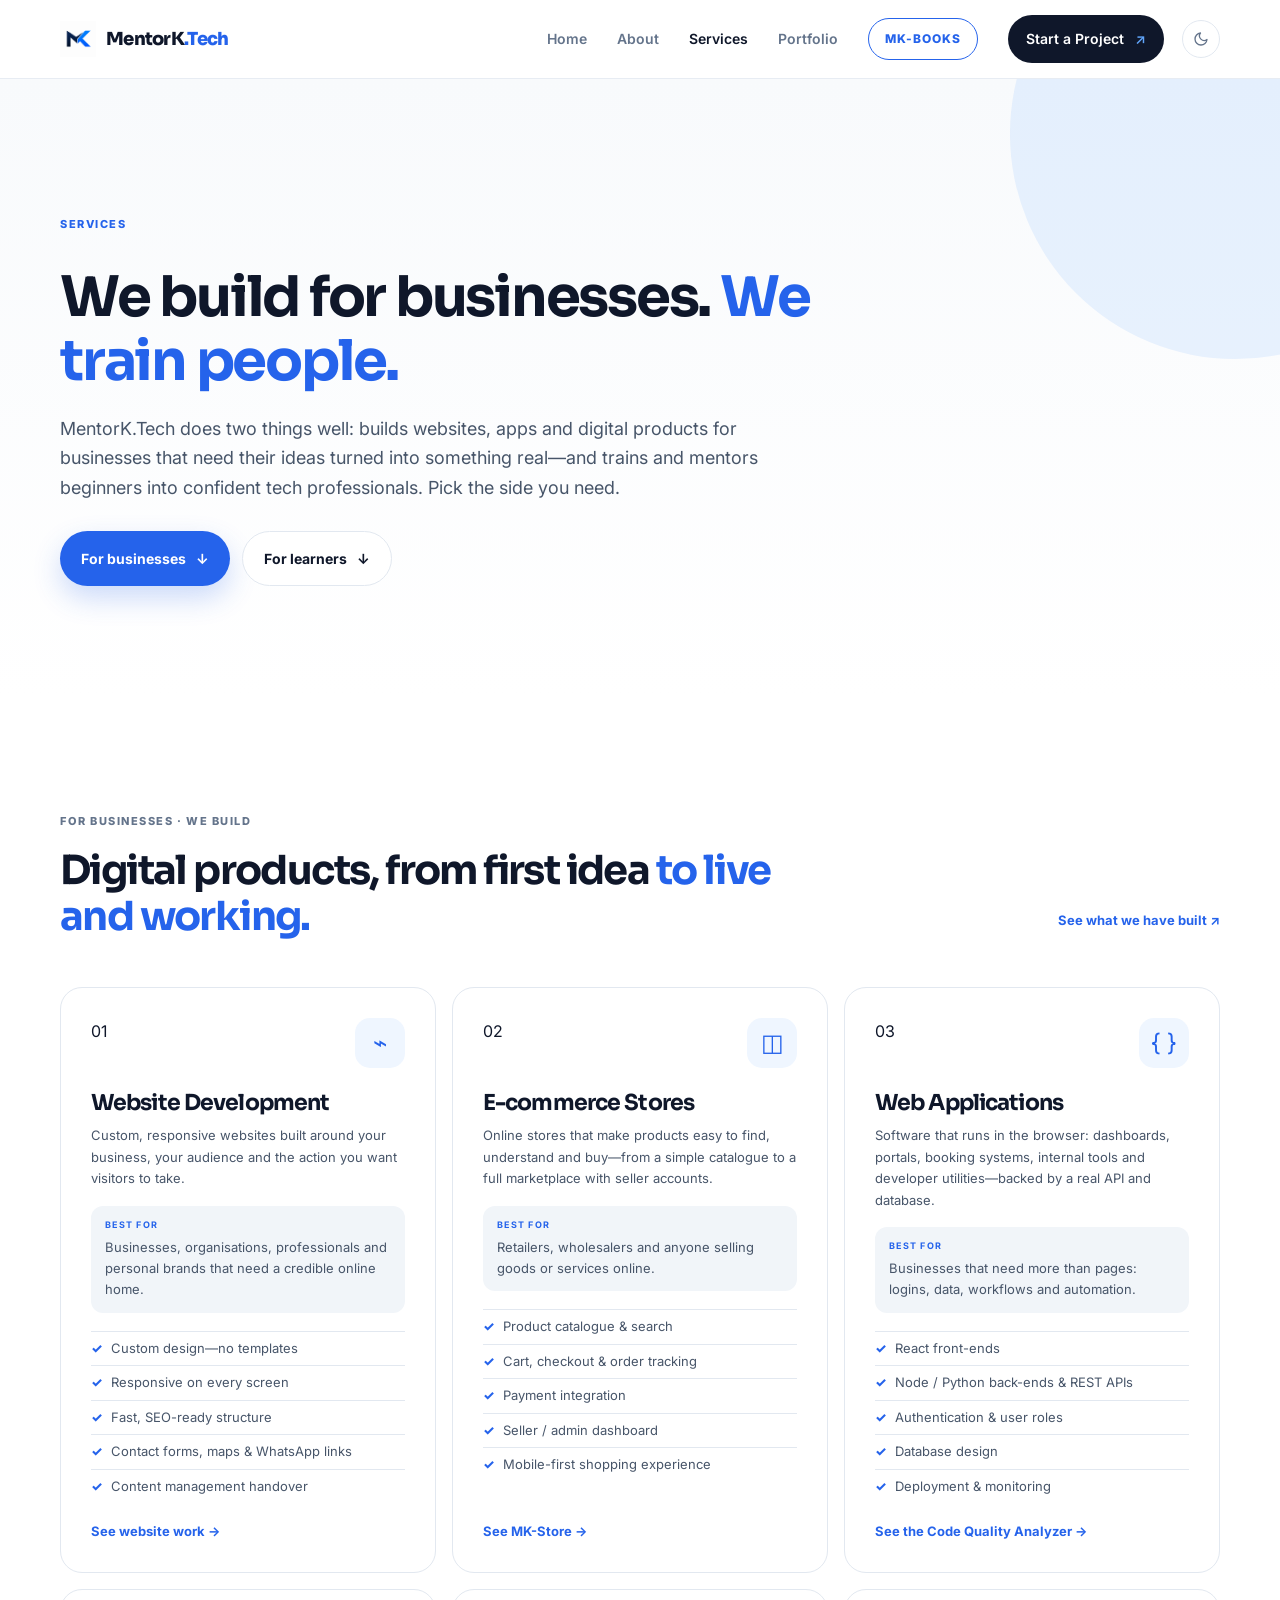
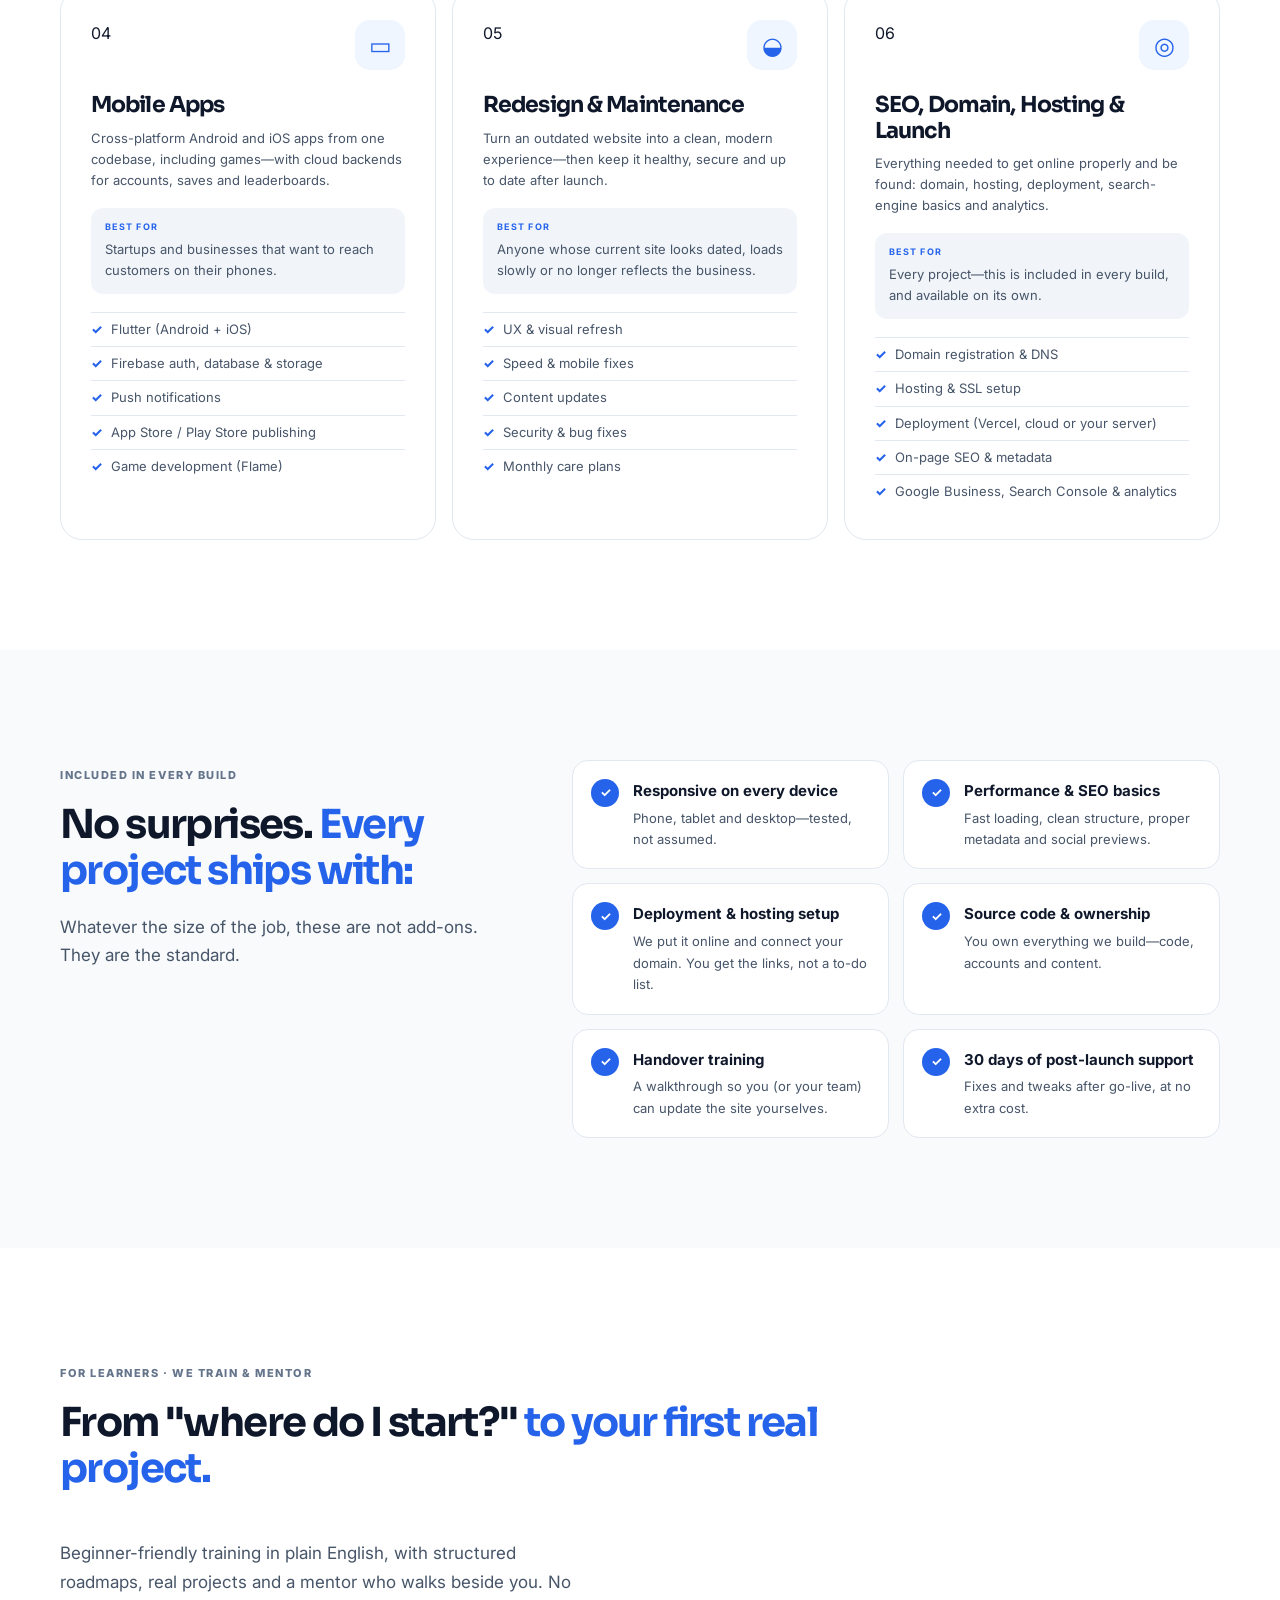
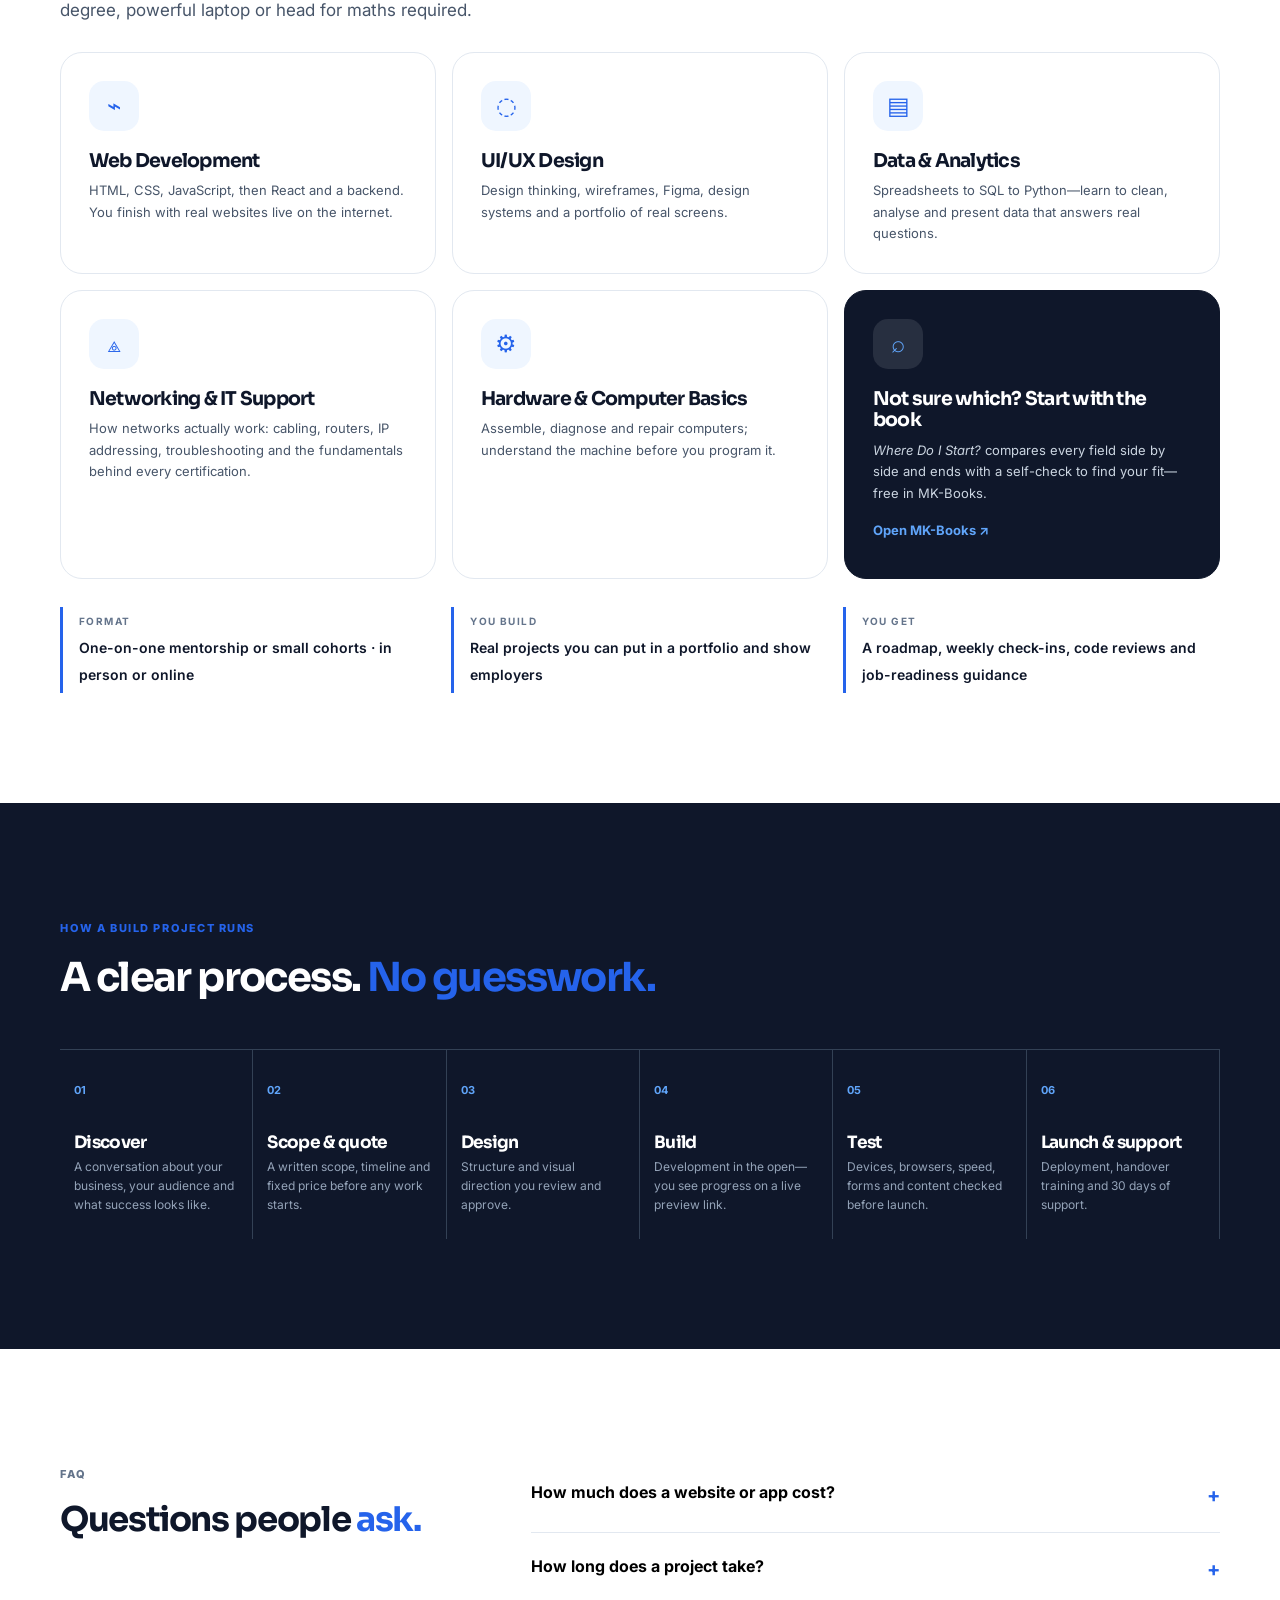
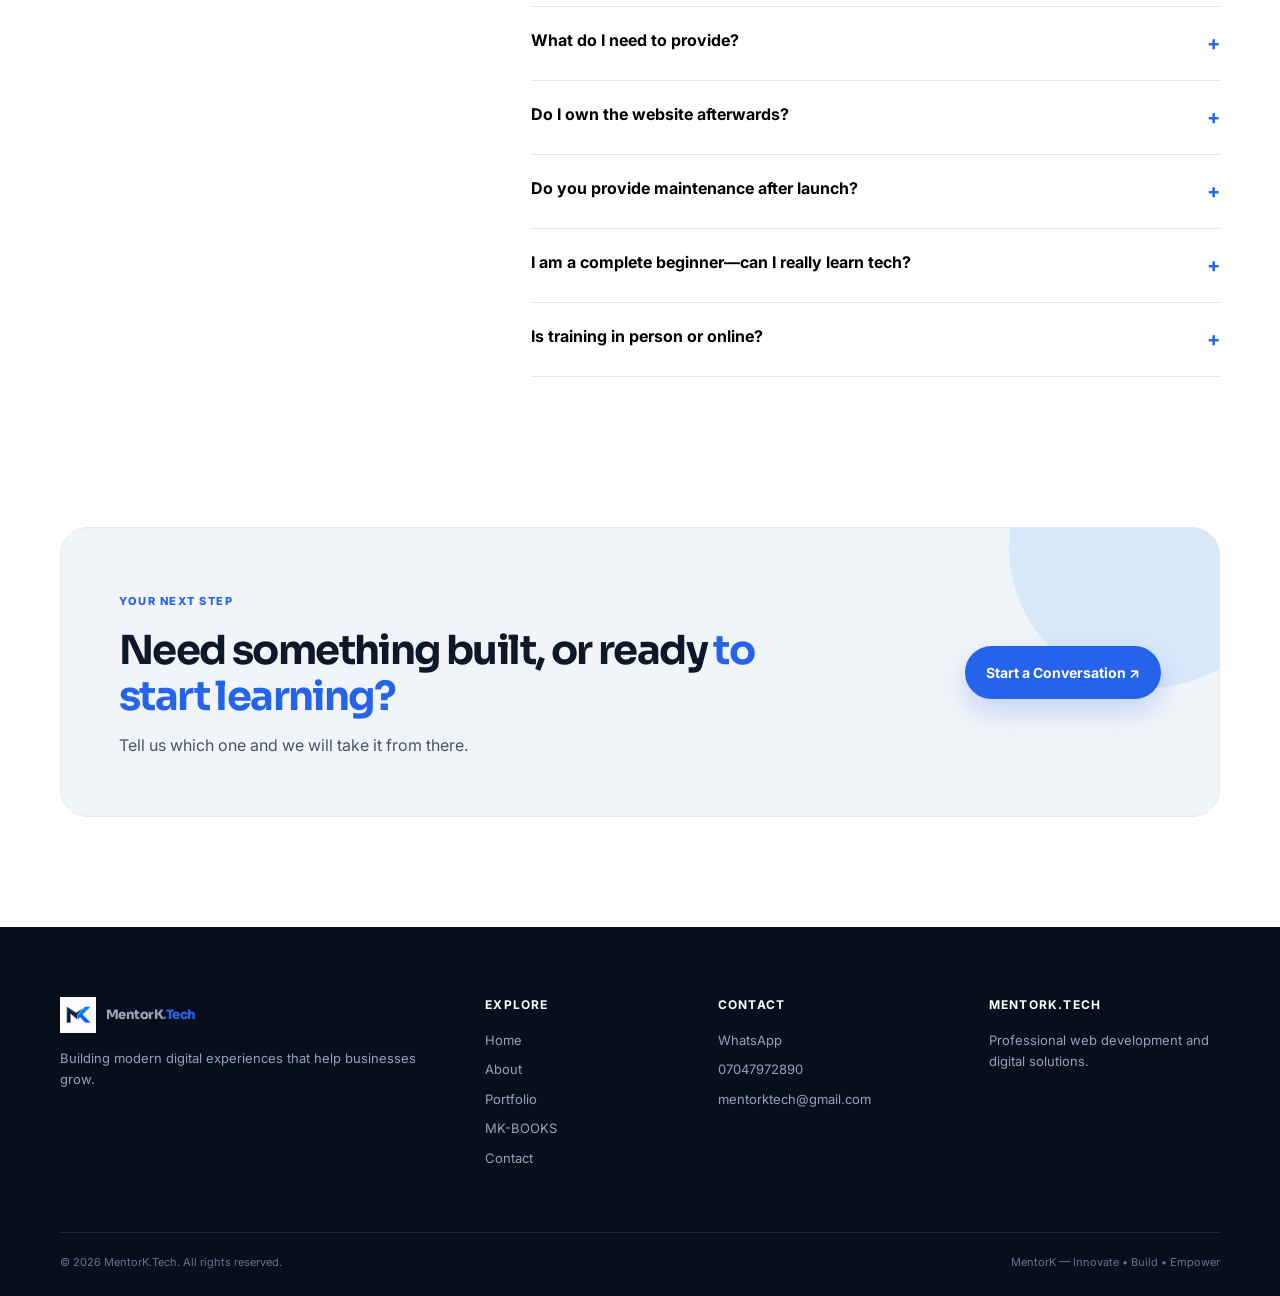
<file: services.html>
<!doctype html>
<html lang="en"><head>
  
  <script type="module">
import { createClient } from "https://esm.sh/@supabase/supabase-js@2";
const supabase = createClient("https://kluyudkqqbvzzwzqzotg.supabase.co", "sb_publishable_GRnYHdZ7fSZaI8O9_CFGgA_MrFoa1ov");
const { data:{session} } = await supabase.auth.getSession();
if(!session){ window.location.href = "login.html"; }
</script>
  
  <meta charset="utf-8"><meta name="viewport" content="width=device-width, initial-scale=1"><title>Services | MentorK.Tech</title><meta name="description" content="MentorK.Tech services: website and web app development, e-commerce, mobile apps, redesign, SEO and launch support for businesses — plus beginner training and mentorship in web development, UI/UX, data, networking and hardware."><link rel="preconnect" href="https://fonts.googleapis.com"><link rel="preconnect" href="https://fonts.gstatic.com" crossorigin><link href="https://fonts.googleapis.com/css2?family=Inter:wght@400;500;600;700&family=Sora:wght@500;600;700;800&display=swap" rel="stylesheet"><link rel="stylesheet" href="css/style.css?v=20260924"><script>(function(){try{var t=localStorage.getItem("mk-theme");if(t==="dark"||t==="light")document.documentElement.setAttribute("data-theme",t);}catch(e){}})();</script></head>
<body><header class="site-header"><nav class="nav container"><a class="brand" href="/"><img src="assets/logo/mentork-mark.png" alt="MentorK logo"><span>MentorK<span>.Tech</span></span></a><button class="theme-toggle" aria-label="Toggle dark mode" title="Toggle dark mode"><svg class="moon" viewBox="0 0 24 24" width="17" height="17" fill="none" stroke="currentColor" stroke-width="2" stroke-linecap="round" stroke-linejoin="round" aria-hidden="true"><path d="M21 12.8A9 9 0 1 1 11.2 3a7 7 0 0 0 9.8 9.8Z"/></svg><svg class="sun" viewBox="0 0 24 24" width="17" height="17" fill="none" stroke="currentColor" stroke-width="2" stroke-linecap="round" stroke-linejoin="round" aria-hidden="true"><circle cx="12" cy="12" r="4.2"/><path d="M12 2.4v2M12 19.6v2M4.2 4.2l1.5 1.5M18.3 18.3l1.5 1.5M2.4 12h2M19.6 12h2M4.2 19.8l1.5-1.5M18.3 5.7l1.5-1.5"/></svg></button><button class="menu-toggle" aria-expanded="false" aria-controls="main-menu" aria-label="Open menu"><span></span><span></span><span></span></button><div class="nav-menu" id="main-menu"><a href="/">Home</a><a href="/about">About</a><a class="active" href="/services">Services</a><a href="/portfolio">Portfolio</a><a class="nav-books" href="/books">MK-BOOKS</a><a class="nav-cta" href="/contact">Start a Project <span>↗</span></a></div></nav></header>
<main><section class="page-hero"><div class="container"><span class="kicker blue">SERVICES</span><h1>We build for businesses. <em>We train people.</em></h1><p>MentorK.Tech does two things well: builds websites, apps and digital products for businesses that need their ideas turned into something real—and trains and mentors beginners into confident tech professionals. Pick the side you need.</p><div class="hero-actions"><a class="btn btn-primary" href="#build">For businesses <span>↓</span></a><a class="btn btn-ghost" href="#train">For learners <span>↓</span></a></div></div></section>

<section class="section" id="build"><div class="container"><div class="section-head reveal"><div><span class="kicker">FOR BUSINESSES · WE BUILD</span><h2>Digital products, from first idea <span>to live and working.</span></h2></div><a class="text-link" href="/portfolio">See what we have built ↗</a></div>
<div class="service-detail-grid">
<article><div class="svc-top"><span>01</span><div class="big-icon">⌁</div></div><h2>Website Development</h2><p>Custom, responsive websites built around your business, your audience and the action you want visitors to take.</p><div class="svc-best"><b>BEST FOR</b>Businesses, organisations, professionals and personal brands that need a credible online home.</div><ul><li>Custom design—no templates</li><li>Responsive on every screen</li><li>Fast, SEO-ready structure</li><li>Contact forms, maps &amp; WhatsApp links</li><li>Content management handover</li></ul><a class="svc-link" href="/portfolio">See website work →</a></article><article><div class="svc-top"><span>02</span><div class="big-icon">◫</div></div><h2>E-commerce Stores</h2><p>Online stores that make products easy to find, understand and buy—from a simple catalogue to a full marketplace with seller accounts.</p><div class="svc-best"><b>BEST FOR</b>Retailers, wholesalers and anyone selling goods or services online.</div><ul><li>Product catalogue &amp; search</li><li>Cart, checkout &amp; order tracking</li><li>Payment integration</li><li>Seller / admin dashboard</li><li>Mobile-first shopping experience</li></ul><a class="svc-link" href="/portfolio">See MK-Store →</a></article><article><div class="svc-top"><span>03</span><div class="big-icon">{ }</div></div><h2>Web Applications</h2><p>Software that runs in the browser: dashboards, portals, booking systems, internal tools and developer utilities—backed by a real API and database.</p><div class="svc-best"><b>BEST FOR</b>Businesses that need more than pages: logins, data, workflows and automation.</div><ul><li>React front-ends</li><li>Node / Python back-ends &amp; REST APIs</li><li>Authentication &amp; user roles</li><li>Database design</li><li>Deployment &amp; monitoring</li></ul><a class="svc-link" href="/portfolio">See the Code Quality Analyzer →</a></article><article><div class="svc-top"><span>04</span><div class="big-icon">▭</div></div><h2>Mobile Apps</h2><p>Cross-platform Android and iOS apps from one codebase, including games—with cloud backends for accounts, saves and leaderboards.</p><div class="svc-best"><b>BEST FOR</b>Startups and businesses that want to reach customers on their phones.</div><ul><li>Flutter (Android + iOS)</li><li>Firebase auth, database &amp; storage</li><li>Push notifications</li><li>App Store / Play Store publishing</li><li>Game development (Flame)</li></ul></article><article><div class="svc-top"><span>05</span><div class="big-icon">◒</div></div><h2>Redesign &amp; Maintenance</h2><p>Turn an outdated website into a clean, modern experience—then keep it healthy, secure and up to date after launch.</p><div class="svc-best"><b>BEST FOR</b>Anyone whose current site looks dated, loads slowly or no longer reflects the business.</div><ul><li>UX &amp; visual refresh</li><li>Speed &amp; mobile fixes</li><li>Content updates</li><li>Security &amp; bug fixes</li><li>Monthly care plans</li></ul></article><article><div class="svc-top"><span>06</span><div class="big-icon">◎</div></div><h2>SEO, Domain, Hosting &amp; Launch</h2><p>Everything needed to get online properly and be found: domain, hosting, deployment, search-engine basics and analytics.</p><div class="svc-best"><b>BEST FOR</b>Every project—this is included in every build, and available on its own.</div><ul><li>Domain registration &amp; DNS</li><li>Hosting &amp; SSL setup</li><li>Deployment (Vercel, cloud or your server)</li><li>On-page SEO &amp; metadata</li><li>Google Business, Search Console &amp; analytics</li></ul></article>
</div></div></section>

<section class="section section-light"><div class="container included"><div class="reveal"><span class="kicker">INCLUDED IN EVERY BUILD</span><h2>No surprises. <span>Every project ships with:</span></h2><p class="large-copy">Whatever the size of the job, these are not add-ons. They are the standard.</p></div>
<ul class="included-list reveal delay-1">
<li><b>✓</b><div><strong>Responsive on every device</strong><p>Phone, tablet and desktop—tested, not assumed.</p></div></li>
<li><b>✓</b><div><strong>Performance &amp; SEO basics</strong><p>Fast loading, clean structure, proper metadata and social previews.</p></div></li>
<li><b>✓</b><div><strong>Deployment &amp; hosting setup</strong><p>We put it online and connect your domain. You get the links, not a to-do list.</p></div></li>
<li><b>✓</b><div><strong>Source code &amp; ownership</strong><p>You own everything we build—code, accounts and content.</p></div></li>
<li><b>✓</b><div><strong>Handover training</strong><p>A walkthrough so you (or your team) can update the site yourselves.</p></div></li>
<li><b>✓</b><div><strong>30 days of post-launch support</strong><p>Fixes and tweaks after go-live, at no extra cost.</p></div></li>
</ul></div></section>

<section class="section" id="train"><div class="container"><div class="section-head reveal"><div><span class="kicker">FOR LEARNERS · WE TRAIN &amp; MENTOR</span><h2>From "where do I start?" <span>to your first real project.</span></h2></div></div>
<p class="large-copy reveal">Beginner-friendly training in plain English, with structured roadmaps, real projects and a mentor who walks beside you. No degree, powerful laptop or head for maths required.</p>
<div class="tracks"><div class="track"><div class="big-icon">⌁</div><h3>Web Development</h3><p>HTML, CSS, JavaScript, then React and a backend. You finish with real websites live on the internet.</p></div><div class="track"><div class="big-icon">◌</div><h3>UI/UX Design</h3><p>Design thinking, wireframes, Figma, design systems and a portfolio of real screens.</p></div><div class="track"><div class="big-icon">▤</div><h3>Data &amp; Analytics</h3><p>Spreadsheets to SQL to Python—learn to clean, analyse and present data that answers real questions.</p></div><div class="track"><div class="big-icon">⟁</div><h3>Networking &amp; IT Support</h3><p>How networks actually work: cabling, routers, IP addressing, troubleshooting and the fundamentals behind every certification.</p></div><div class="track"><div class="big-icon">⚙</div><h3>Hardware &amp; Computer Basics</h3><p>Assemble, diagnose and repair computers; understand the machine before you program it.</p></div><a class="track track-cta" href="/books"><div class="big-icon">⌕</div><h3>Not sure which? Start with the book</h3><p><em>Where Do I Start?</em> compares every field side by side and ends with a self-check to find your fit—free in MK-Books.</p><span class="text-link">Open MK-Books ↗</span></a></div>
<div class="train-format reveal"><div><b>FORMAT</b><span>One-on-one mentorship or small cohorts · in person or online</span></div><div><b>YOU BUILD</b><span>Real projects you can put in a portfolio and show employers</span></div><div><b>YOU GET</b><span>A roadmap, weekly check-ins, code reviews and job-readiness guidance</span></div></div>
</div></section>

<section class="section section-dark"><div class="container"><div class="section-head"><div><span class="kicker blue">HOW A BUILD PROJECT RUNS</span><h2>A clear process. <span>No guesswork.</span></h2></div></div><div class="timeline"><div><b>01</b><h3>Discover</h3><p>A conversation about your business, your audience and what success looks like.</p></div><div><b>02</b><h3>Scope &amp; quote</h3><p>A written scope, timeline and fixed price before any work starts.</p></div><div><b>03</b><h3>Design</h3><p>Structure and visual direction you review and approve.</p></div><div><b>04</b><h3>Build</h3><p>Development in the open—you see progress on a live preview link.</p></div><div><b>05</b><h3>Test</h3><p>Devices, browsers, speed, forms and content checked before launch.</p></div><div><b>06</b><h3>Launch &amp; support</h3><p>Deployment, handover training and 30 days of support.</p></div></div></div></section>

<section class="section faq-section"><div class="container faq-layout"><div><span class="kicker">FAQ</span><h2>Questions people <span>ask.</span></h2></div><div class="faq">
<button>How much does a website or app cost?<span>+</span></button><div><p>It depends on scope: a landing page, a multi-page business site, an online store and a custom web app are very different jobs. After a short discovery call you get a written scope with a fixed price—no hourly surprises. Reach out on WhatsApp for a quick estimate.</p></div>
<button>How long does a project take?<span>+</span></button><div><p>Landing pages and small business websites typically take one to three weeks. Stores and web apps take longer depending on features. Your timeline is agreed in the scope before work starts, and you follow progress on a live preview link.</p></div>
<button>What do I need to provide?<span>+</span></button><div><p>Your logo (if you have one), the text and images you want on the site, and a few examples of sites you like. If you do not have content yet, we can help you write and source it.</p></div>
<button>Do I own the website afterwards?<span>+</span></button><div><p>Yes. The code, the domain, the hosting account and the content are all yours. Nothing is locked to us.</p></div>
<button>Do you provide maintenance after launch?<span>+</span></button><div><p>Every build includes 30 days of post-launch support. After that you can choose a monthly care plan for updates, security and backups, or call us whenever you need a change.</p></div>
<button>I am a complete beginner—can I really learn tech?<span>+</span></button><div><p>Yes. Every track starts from zero and is taught in plain English. What you need is a clear starting point and consistent practice—the mentor provides the first and helps you keep the second. Start with the free book <a href="/books">Where Do I Start?</a> if you are unsure which field fits you.</p></div>
<button>Is training in person or online?<span>+</span></button><div><p>Both. Sessions run one-on-one or in small cohorts, in person or online, with weekly check-ins and project reviews in between.</p></div>
</div></div></section>

<section class="cta-section"><div class="container cta-box reveal"><div><span class="kicker blue">YOUR NEXT STEP</span><h2>Need something built, or ready <em>to start learning?</em></h2><p>Tell us which one and we will take it from there.</p></div><a class="btn btn-primary" href="/contact">Start a Conversation ↗</a></div></section></main>
<footer class="footer"><div class="container footer-grid"><div><a class="brand footer-brand" href="/"><img src="assets/logo/mentork-mark.png" alt=""><span>MentorK<span>.Tech</span></span></a><p>Building modern digital experiences that help businesses grow.</p></div><div><h4>Explore</h4><a href="/">Home</a><a href="/about">About</a><a href="/portfolio">Portfolio</a><a href="/books">MK-BOOKS</a><a href="/contact">Contact</a></div><div><h4>Contact</h4><a href="https://wa.me/2347057779214">WhatsApp</a><a href="tel:+2347047972890">07047972890</a><a href="mailto:mentorktech@gmail.com">mentorktech@gmail.com</a></div><div><h4>MentorK.Tech</h4><p>Professional web development and digital solutions.</p></div></div><div class="container footer-bottom"><span>© 2026 MentorK.Tech. All rights reserved.</span><span>MentorK — Innovate • Build • Empower</span></div></footer><button class="top-button" aria-label="Back to top">↑</button><script src="js/script.js?v=20260924"></script></body></html>
</file>
<file: css/style.css>
:root{--navy:#0f172a;--navy2:#111c32;--blue:#2563eb;--sky:#60a5fa;--light:#f8fafc;--slate:#475569;--line:#e2e8f0;--white:#fff;--radius:24px;--shadow:0 20px 60px rgba(15,23,42,.10);--page:#fff;--card:#fff;--ink:#0f172a;--muted:#64748b;--tint:#f1f5f9;--tint2:#eff6ff;--header:rgba(255,255,255,.88);--header-line:rgba(226,232,240,.8);color-scheme:light}
:root[data-theme="dark"]{--navy:#111c32;--navy2:#16233d;--blue:#3b82f6;--sky:#7dd3fc;--light:#0e1729;--slate:#94a3b8;--line:#243350;--page:#080f1c;--card:#101a2e;--ink:#e6edfb;--muted:#94a3b8;--tint:#18243c;--tint2:#152340;--header:rgba(8,15,28,.86);--header-line:rgba(36,51,80,.9);--shadow:0 20px 60px rgba(0,0,0,.45);color-scheme:dark}
@media(prefers-color-scheme:dark){:root:not([data-theme="light"]){--navy:#111c32;--navy2:#16233d;--blue:#3b82f6;--sky:#7dd3fc;--light:#0e1729;--slate:#94a3b8;--line:#243350;--page:#080f1c;--card:#101a2e;--ink:#e6edfb;--muted:#94a3b8;--tint:#18243c;--tint2:#152340;--header:rgba(8,15,28,.86);--header-line:rgba(36,51,80,.9);--shadow:0 20px 60px rgba(0,0,0,.45);color-scheme:dark}}
*{box-sizing:border-box;margin:0;padding:0}html{scroll-behavior:smooth}body{font-family:Inter,Arial,sans-serif;color:var(--ink);background:var(--page);line-height:1.65;overflow-x:hidden;transition:background .25s,color .25s}a{text-decoration:none;color:inherit}button,input,select,textarea{font:inherit}img{max-width:100%;display:block}.container{width:min(1160px,calc(100% - 40px));margin:auto}
.site-header{position:sticky;top:0;z-index:100;background:var(--header);backdrop-filter:blur(18px);border-bottom:1px solid var(--header-line)}.nav{height:78px;display:flex;align-items:center;justify-content:space-between}.brand{display:flex;align-items:center;gap:10px;font:800 18px Sora,sans-serif;letter-spacing:-.04em}.brand img{width:36px;height:36px;object-fit:contain}.brand>span>span{color:var(--blue)}.nav-menu{display:flex;align-items:center;gap:30px;font-size:14px;font-weight:600;color:var(--muted)}.nav-menu>a{transition:.25s}.nav-menu>a:hover,.nav-menu>a.active{color:var(--ink)}.nav-cta{background:var(--navy);color:#fff!important;padding:12px 18px;border-radius:100px}.nav-cta span{color:var(--sky);margin-left:7px}.nav-books{border:1.5px solid var(--blue);color:var(--blue)!important;padding:10px 16px;border-radius:100px;font-size:12px;letter-spacing:.08em;font-weight:800}.nav-books:hover{background:var(--blue);color:#fff!important}.menu-toggle{display:none;border:0;background:none;width:42px;height:42px}.menu-toggle span{display:block;width:23px;height:2px;background:var(--ink);margin:5px auto}
h1,h2,h3,h4{font-family:Sora,sans-serif;letter-spacing:-.04em;line-height:1.14}h1{font-size:clamp(34px,4.4vw,56px)}h2{font-size:clamp(27px,3.2vw,40px)}h3{font-size:22px}h1 em,h2 em,h2 span{font-style:normal;color:var(--blue)}p{color:var(--slate)}.hero{position:relative;min-height:690px;display:flex;align-items:center;overflow:hidden;background:linear-gradient(180deg,var(--page) 0%,var(--light) 100%)}.hero-grid{position:absolute;inset:0;background-image:linear-gradient(rgba(37,99,235,.055) 1px,transparent 1px),linear-gradient(90deg,rgba(37,99,235,.055) 1px,transparent 1px);background-size:60px 60px;mask-image:linear-gradient(to bottom,black,transparent 85%)}.hero-inner{display:grid;grid-template-columns:1fr 1fr;gap:30px;align-items:center;position:relative}.eyebrow,.kicker{display:inline-flex;align-items:center;gap:8px;font-size:11px;letter-spacing:.14em;font-weight:800;color:var(--muted)}.pulse{width:7px;height:7px;border-radius:50%;background:var(--blue);box-shadow:0 0 0 7px rgba(37,99,235,.1)}.kicker{margin-bottom:18px}.kicker.blue{color:var(--blue)}.hero-copy h1{max-width:620px;margin:20px 0}.hero-copy>p{max-width:610px;font-size:18px}.hero-actions{display:flex;gap:12px;margin:32px 0 20px}.btn{display:inline-flex;align-items:center;justify-content:center;gap:10px;border:0;cursor:pointer;padding:15px 21px;border-radius:100px;font-weight:700;font-size:14px;transition:.25s;white-space:nowrap}.btn-primary{background:var(--blue);color:#fff;box-shadow:0 12px 28px rgba(37,99,235,.23)}.btn-primary:hover{transform:translateY(-2px);background:#1d4ed8}.btn-ghost{border:1px solid var(--line);background:var(--card)}.btn-ghost:hover{border-color:#b8c7df;transform:translateY(-2px)}.btn-light{background:#fff;color:var(--navy)}.btn-dark{background:var(--navy);color:#fff}.mini-trust{display:flex;gap:18px;flex-wrap:wrap;font-size:11px;font-weight:700;color:var(--muted)}.hero-visual{min-height:540px;position:relative;display:flex;align-items:center;justify-content:center}.orb{position:absolute;border-radius:50%;filter:blur(2px)}.orb-a{width:360px;height:360px;background:rgba(96,165,250,.16);top:60px;right:20px}.orb-b{width:180px;height:180px;background:rgba(37,99,235,.12);bottom:30px;left:30px}.device{background:#111827;box-shadow:0 30px 70px rgba(15,23,42,.24);position:absolute}.laptop{width:430px;height:295px;border-radius:15px;padding:10px;transform:perspective(900px) rotateY(-8deg) rotateX(3deg);z-index:2}.device-top{height:14px;display:flex;gap:4px;align-items:center;padding-left:4px}.device-top span{width:5px;height:5px;border-radius:50%;background:#64748b}.screen{height:calc(100% - 14px);background:var(--light);border-radius:8px;overflow:hidden;padding:12px}.mock-nav{display:flex;gap:14px;align-items:center;font-size:7px;color:var(--muted)}.mock-nav b{margin-right:auto}.mock-hero{margin:20px 8px}.mock-hero small{font-size:6px;color:var(--blue);font-weight:800}.mock-hero strong{display:block;font:700 30px/1.05 Sora;margin-top:7px;color:#0f172a}.mock-hero i{font-style:normal;color:#2563eb}.mock-button{width:55px;height:14px;background:#2563eb;border-radius:3px;margin-top:13px}.mock-cards{display:flex;gap:7px;margin:12px 8px}.mock-cards i{height:55px;flex:1;background:#fff;border:1px solid #e2e8f0;border-radius:5px}.phone{width:112px;height:225px;border:5px solid #111827;border-radius:20px;right:30px;bottom:70px;z-index:3;padding:6px;background:#0b1220}.phone-speaker{width:35px;height:4px;border-radius:20px;background:#334155;margin:0 auto 5px}.phone-screen{background:#fff;height:calc(100% - 9px);border-radius:12px;padding:12px}.phone-header{height:9px;background:#e2e8f0;width:65%;margin-bottom:20px}.phone-line{height:7px;background:#cbd5e1;width:60%;margin:6px 0}.phone-line.long{width:85%;height:16px;background:#0f172a}.phone-block{height:48px;background:#dbeafe;border-radius:6px;margin-top:16px}.phone-block.small{height:30px;background:var(--tint)}.floating-card{position:absolute;z-index:5;background:var(--float,rgba(255,255,255,.94));backdrop-filter:blur(12px);border:1px solid var(--line);border-radius:14px;padding:12px 15px;display:flex;align-items:center;gap:10px;box-shadow:0 16px 40px rgba(15,23,42,.12);font-size:10px}.floating-card>span{width:30px;height:30px;border-radius:9px;background:#dbeafe;color:#2563eb;display:grid;place-items:center;font-weight:900}.floating-card b,.floating-card small{display:block}.floating-card b{font-size:11px}.floating-card small{color:var(--muted);margin-top:2px}.card-speed{left:0;top:105px}.card-code{left:40px;bottom:75px}.trust-strip{border-top:1px solid var(--line);border-bottom:1px solid var(--line);padding:22px 0;background:var(--card)}.trust-items{display:flex;justify-content:space-between;align-items:center;font-size:10px;letter-spacing:.13em;font-weight:800;color:var(--muted)}.trust-items i{width:5px;height:5px;border-radius:50%;background:#cbd5e1}
.section{padding:110px 0}.section-light{background:var(--light)}.section-dark{background:var(--navy);color:#fff}.section-head{display:flex;justify-content:space-between;gap:30px;align-items:end;margin-bottom:48px}.section-head h2{max-width:760px}.text-link{font-weight:700;font-size:13px;color:var(--blue);padding-bottom:8px}.service-grid{display:grid;grid-template-columns:repeat(3,1fr);gap:14px}.service-card{padding:30px;border:1px solid var(--line);border-radius:20px;min-height:265px;position:relative;transition:.3s;background:var(--card)}.service-card:hover{transform:translateY(-6px);box-shadow:var(--shadow);border-color:#cbd5e1}.service-card.featured{background:linear-gradient(145deg,#eff6ff,#fff)}.service-icon{width:45px;height:45px;border-radius:13px;background:var(--tint2);color:var(--blue);display:grid;place-items:center;font-size:21px;font-weight:800}.service-card .number{position:absolute;top:30px;right:30px;font-size:11px;color:#94a3b8;font-weight:800}.service-card h3{margin:32px 0 9px}.service-card p{font-size:14px;max-width:320px}.service-card a{display:block;color:var(--blue);font-size:12px;font-weight:800;margin-top:18px}.split{display:grid;grid-template-columns:1fr 1fr;gap:100px;align-items:center}.section-dark p{color:#94a3b8}.large-copy{font-size:17px;max-width:540px;margin:20px 0 28px}.benefits{border-top:1px solid #334155}.benefits>div{display:grid;grid-template-columns:45px 1fr;gap:4px 18px;padding:25px 0;border-bottom:1px solid #334155}.benefits b{grid-row:span 2;color:#60a5fa;font-size:12px}.benefits strong{font-size:15px}.benefits p{font-size:13px}.project-grid{display:grid;grid-template-columns:1.2fr .8fr;gap:16px}.project-card:first-child{grid-row:span 2}.project-visual{height:310px;border-radius:18px;overflow:hidden;background:#e2e8f0;padding:28px;display:grid;place-items:center}.project-card:first-child .project-visual{height:636px}.project-one .project-visual{background:linear-gradient(135deg,#0f172a,#2563eb)}.project-two .project-visual{background:#e0f2fe}.project-three .project-visual{background:#dbeafe}.mock-browser{background:#fff;width:80%;height:80%;border-radius:10px;padding:24px;box-shadow:0 20px 45px rgba(15,23,42,.2)}.mock-browser>div{height:4px;width:28px;background:#cbd5e1;margin-bottom:30px}.mock-browser>b{font-size:7px;color:#2563eb}.mock-browser h3{font-size:27px;margin-top:22px}.mock-browser h3 em{font-style:normal;color:#2563eb}.mock-browser span{display:block;width:65px;height:16px;background:#2563eb;margin-top:30px;border-radius:4px}.store-mock,.school-mock{background:#fff;width:80%;height:80%;border-radius:10px;padding:20px}.store-nav{height:7px;background:#0f172a;width:60%;margin-bottom:25px}.store-products{display:flex;gap:8px}.store-products i{height:90px;flex:1;background:#cbd5e1;border-radius:6px}.school-mock{background:#0f172a;color:#fff}.school-mock strong{display:block;font:700 24px Sora;margin-top:50px}.school-mock em{font-style:normal;color:#60a5fa}.school-mock span{display:block;width:60px;height:12px;background:#2563eb;margin-top:25px;border-radius:3px}.project-info{display:flex;justify-content:space-between;padding:17px 3px}.project-info span{font-size:10px;color:var(--muted);font-weight:800;text-transform:uppercase;letter-spacing:.08em}.project-info h3{font-size:16px;margin-top:4px}.project-info>b{font-size:11px;color:#94a3b8}.process-grid{display:grid;grid-template-columns:repeat(3,1fr);border-top:1px solid var(--line);border-left:1px solid var(--line)}.process-step{padding:28px;border-right:1px solid var(--line);border-bottom:1px solid var(--line);min-height:180px}.process-step b{color:var(--blue);font-size:11px}.process-step span{display:block;font:700 20px Sora;margin:30px 0 8px}.process-step p{font-size:13px}.cta-section{padding:40px 0 110px}.cta-box{position:relative;overflow:hidden;background:var(--tint);border-radius:28px;padding:58px;display:flex;align-items:center;justify-content:space-between;gap:30px;border:1px solid var(--line)}.cta-box:after{content:"";position:absolute;width:280px;height:280px;border-radius:50%;background:rgba(96,165,250,.16);right:-70px;top:-120px}.cta-box>div,.cta-box>a{position:relative;z-index:2}.cta-box h2{max-width:700px}.cta-box p{margin-top:12px;max-width:570px}.footer{background:#080f1c;color:#fff;padding:70px 0 25px}.footer-grid{display:grid;grid-template-columns:2fr 1fr 1.2fr 1.2fr;gap:40px}.footer-brand{margin-bottom:15px}.footer p,.footer a{color:#94a3b8;font-size:13px}.footer h4{font:700 12px Inter;text-transform:uppercase;letter-spacing:.1em;margin-bottom:18px;color:#fff}.footer-grid>div>a:not(.brand){display:block;margin:8px 0}.footer-grid a:hover{color:#fff}.footer-cta{color:#60a5fa!important;font-weight:700}.footer-bottom{margin-top:55px;padding-top:20px;border-top:1px solid #1e293b;display:flex;justify-content:space-between;font-size:11px;color:var(--muted)}.top-button{position:fixed;right:20px;bottom:20px;width:42px;height:42px;border-radius:50%;border:1px solid var(--line);background:var(--card);box-shadow:var(--shadow);display:grid;place-items:center;cursor:pointer;z-index:90;opacity:0;transform:translateY(15px);transition:.25s}.top-button.show{opacity:1;transform:none}
.page-hero{padding:130px 0 90px;background:linear-gradient(180deg,var(--light),var(--page));position:relative;overflow:hidden}.page-hero:after{content:"";position:absolute;width:450px;height:450px;border-radius:50%;right:-180px;top:-170px;background:rgba(96,165,250,.13)}.page-hero h1{max-width:760px;margin:15px 0 20px}.page-hero p{font-size:18px;max-width:700px}.about-intro{display:grid;grid-template-columns:.8fr 1.2fr;gap:100px;align-items:center}.about-visual{height:480px;background:linear-gradient(145deg,#0f172a,#1e40af);border-radius:30px;display:grid;place-items:center;position:relative;overflow:hidden}.about-monogram{font:800 140px Sora;color:#fff;letter-spacing:-.12em}.about-badge{position:absolute;right:25px;bottom:25px;background:#fff;color:#0f172a;padding:14px;border-radius:14px;font-size:10px;font-weight:800;letter-spacing:.1em}.about-intro h2{margin-bottom:22px}.about-intro p+p{margin-top:16px}.values{display:grid;grid-template-columns:1fr 1.3fr;gap:100px}.value-list{display:grid;grid-template-columns:1fr 1fr;gap:15px}.value-list>div{border:1px solid var(--line);padding:25px;border-radius:18px}.value-list b{font-size:11px;color:var(--blue)}.value-list h3{font-size:19px;margin:25px 0 6px}.value-list p{font-size:13px}.tech-grid{display:grid;grid-template-columns:repeat(4,1fr);gap:12px}.tech-grid span{padding:22px;border:1px solid var(--line);border-radius:15px;font-weight:700;background:var(--card)}.service-detail-grid{display:grid;grid-template-columns:repeat(3,1fr);gap:16px}.service-detail-grid article{padding:30px;border:1px solid var(--line);border-radius:22px;min-height:340px}.service-detail-grid article>span{font-size:11px;color:var(--blue);font-weight:800}.big-icon{width:50px;height:50px;background:var(--tint2);color:#2563eb;display:grid;place-items:center;border-radius:15px;font-size:24px;margin:25px 0}.service-detail-grid h2{font-size:25px;margin-bottom:10px}.service-detail-grid p,.service-detail-grid li{font-size:13px}.service-detail-grid ul{margin:20px 0 0 18px;color:var(--muted)}.timeline{display:grid;grid-template-columns:repeat(6,1fr);border-top:1px solid #334155}.timeline>div{padding:25px 14px;border-right:1px solid #334155;min-height:180px}.timeline b{color:#60a5fa;font-size:11px}.timeline h3{margin:32px 0 6px;font-size:17px}.timeline p{font-size:11px}.faq-layout{display:grid;grid-template-columns:.7fr 1.3fr;gap:100px}.faq-layout h2{font-size:34px}.faq button{width:100%;background:none;border:0;border-bottom:1px solid var(--line);padding:20px 0;text-align:left;font-weight:700;display:flex;justify-content:space-between;cursor:pointer}.faq button span{color:var(--blue);font-size:20px}.faq button.open span{transform:rotate(45deg)}.faq div{max-height:0;overflow:hidden;transition:.3s}.faq div p{font-size:13px;padding:0 0 18px}.filters{display:flex;gap:8px;flex-wrap:wrap;margin-bottom:35px}.filter{border:1px solid var(--line);background:var(--card);border-radius:100px;padding:10px 17px;font-size:12px;font-weight:700;cursor:pointer}.filter.active,.filter:hover{background:var(--navy);color:#fff;border-color:var(--navy)}.portfolio-grid{display:grid;grid-template-columns:repeat(2,1fr);gap:28px}.portfolio-card{transition:.3s}.portfolio-card.hide{display:none}.portfolio-art{height:330px;border-radius:22px;padding:28px;position:relative;overflow:hidden;color:#fff}.portfolio-art>span{font-size:9px;letter-spacing:.13em;font-weight:800;opacity:.8}.portfolio-art strong{display:block;font:700 40px/1.05 Sora;letter-spacing:-.06em;margin-top:70px}.portfolio-art em{font-style:normal;color:#60a5fa}.art-business{background:linear-gradient(135deg,#0f172a,#2563eb)}.art-business i{position:absolute;width:260px;height:260px;border:1px solid rgba(255,255,255,.18);border-radius:50%;right:-50px;bottom:-80px}.art-business.alt{background:linear-gradient(135deg,#172554,#0f172a)}.art-ecommerce{background:var(--tint2);color:var(--ink)}.art-ecommerce strong em{color:var(--blue)}.product-shapes{display:flex;gap:10px;position:absolute;right:30px;bottom:30px}.product-shapes i{display:block;width:65px;height:75px;background:#fff;border-radius:10px;box-shadow:0 10px 20px rgba(15,23,42,.1)}.product-shapes i:nth-child(2){height:105px;background:#bfdbfe}.product-shapes i:nth-child(3){height:90px;background:#93c5fd}.art-ecommerce.alt{background:var(--tint)}.art-education{background:#0f172a}.art-education i{position:absolute;width:150%;height:130px;bottom:-45px;left:-20%;background:#2563eb;border-radius:50%}.art-landing{background:linear-gradient(135deg,var(--tint2),var(--card));color:var(--ink)}.art-landing em{color:#2563eb}.art-landing i{position:absolute;width:180px;height:180px;border-radius:50%;right:-40px;top:-50px;background:#60a5fa;opacity:.4}.portfolio-card>div:last-child{padding:17px 4px}.portfolio-card small{font-size:9px;color:var(--muted);letter-spacing:.12em;font-weight:800}.portfolio-card h3{font-size:20px;margin:5px 0}.portfolio-card p{font-size:13px}.tags{display:flex;gap:5px;margin-top:13px}.tags b{font-size:9px;background:var(--tint);padding:5px 8px;border-radius:5px;color:var(--muted)}.contact-layout{display:grid;grid-template-columns:.8fr 1.2fr;gap:100px}.contact-info h2{margin-bottom:16px}.contact-info>p{font-size:15px;margin-bottom:30px}.contact-item{display:flex;align-items:center;gap:14px;padding:17px 0;border-bottom:1px solid var(--line)}.contact-item>span{width:38px;height:38px;border-radius:11px;background:var(--tint2);color:#2563eb;display:grid;place-items:center;font-size:11px;font-weight:800}.contact-item div{margin-right:auto}.contact-item small{display:block;font-size:9px;color:var(--muted);font-weight:800;letter-spacing:.12em}.contact-item strong{font-size:14px}.contact-item>b{color:#94a3b8}.contact-note{margin-top:28px;padding:18px;background:var(--light);border-radius:15px}.contact-note b,.contact-note span{display:block;font-size:11px}.contact-note span{color:var(--muted);margin-top:5px}.contact-form{background:var(--card);border:1px solid var(--line);border-radius:25px;padding:35px;box-shadow:var(--shadow)}.form-head>span{font-size:10px;color:var(--blue);font-weight:800;letter-spacing:.12em}.form-head h2{font-size:30px;margin:8px 0 28px}.contact-form label{display:block;font-size:11px;font-weight:800;margin-bottom:17px;color:#334155}.contact-form input,.contact-form select,.contact-form textarea{display:block;width:100%;border:1px solid #dbe3ee;background:var(--light);border-radius:11px;padding:13px 14px;margin-top:7px;outline:none;font-size:13px;resize:vertical}.contact-form input:focus,.contact-form select:focus,.contact-form textarea:focus{border-color:#60a5fa;box-shadow:0 0 0 3px rgba(96,165,250,.13);background:var(--card)}.form-row{display:grid;grid-template-columns:1fr 1fr;gap:14px}.error{display:block;color:#dc2626;font-size:10px;margin-top:4px}.form-status{font-size:12px;margin-top:10px}.contact-bottom{display:flex;justify-content:space-between;align-items:center;gap:30px}.contact-bottom h2{margin-bottom:10px}.contact-bottom p{max-width:650px}
.reveal{opacity:0;transform:translateY(22px);transition:opacity .7s ease,transform .7s ease}.reveal.visible{opacity:1;transform:none}.delay-1{transition-delay:.1s}.delay-2{transition-delay:.2s}
@media(max-width:900px){.nav-menu{gap:16px}.hero-inner,.split,.about-intro,.values,.faq-layout,.contact-layout{grid-template-columns:1fr;gap:45px}.hero{padding:70px 0}.hero-visual{min-height:450px}.service-grid,.service-detail-grid{grid-template-columns:repeat(2,1fr)}.process-grid{grid-template-columns:repeat(2,1fr)}.timeline{grid-template-columns:repeat(3,1fr)}.footer-grid{grid-template-columns:repeat(2,1fr)}.trust-items{gap:15px;flex-wrap:wrap;justify-content:center}.project-grid{grid-template-columns:1fr}.project-card:first-child{grid-row:auto}.project-card:first-child .project-visual{height:310px}.tech-grid{grid-template-columns:repeat(2,1fr)}}
@media(max-width:700px){.container{width:min(100% - 28px,1160px)}.nav{height:68px}.menu-toggle{display:block}.nav-menu{position:absolute;top:68px;left:14px;right:14px;background:var(--card);border:1px solid var(--line);border-radius:18px;padding:12px;display:none;flex-direction:column;align-items:stretch;box-shadow:var(--shadow)}.nav-menu.open{display:flex}.nav-menu>a{padding:12px}.nav-cta{text-align:center}.hero{min-height:auto;padding:70px 0 35px}.hero-copy h1{font-size:34px}.hero-copy>p{font-size:16px}.hero-actions{flex-direction:column;align-items:stretch}.hero-visual{transform:scale(.86);margin:-20px -25px}.laptop{width:380px}.phone{right:15px}.card-speed{left:-5px}.card-code{left:10px}.trust-items{font-size:8px}.trust-items i{display:none}.section{padding:75px 0}.section-head{display:block}.section-head .text-link{display:inline-block;margin-top:18px}.service-grid,.service-detail-grid,.portfolio-grid,.process-grid,.value-list{grid-template-columns:1fr}.service-card{min-height:220px}.split{gap:50px}.project-visual,.project-card:first-child .project-visual{height:270px}.mock-browser{height:78%;width:88%}.cta-section{padding:20px 0 75px}.cta-box{padding:35px 25px;display:block}.cta-box .btn{margin-top:25px}.footer-grid{grid-template-columns:1fr;gap:30px}.footer-bottom{display:block;line-height:2}.footer-bottom span{display:block}.page-hero{padding:90px 0 65px}.page-hero h1{font-size:34px}.about-visual{height:350px}.about-monogram{font-size:100px}.timeline{grid-template-columns:1fr 1fr}.contact-form{padding:24px}.form-row{grid-template-columns:1fr}.contact-bottom{display:block}.contact-bottom .btn{margin-top:20px}.portfolio-art{height:270px}.portfolio-art strong{font-size:31px}.faq-layout{gap:30px}.faq-layout h2{font-size:28px}}
@media(max-width:420px){.hero-copy h1,.page-hero h1{font-size:30px}.hero-visual{transform:scale(.72);margin:-55px -60px}.hero-visual{min-height:360px}.mini-trust{font-size:9px}.brand{font-size:16px}.brand img{width:32px;height:32px}}


/* Portfolio: real project cards */
a.portfolio-card,a.project-card{display:block;color:inherit}
.portfolio-shot{height:330px;border-radius:22px;overflow:hidden;position:relative;border:1px solid var(--line);background:var(--tint)}
.portfolio-shot img{width:100%;height:100%;object-fit:cover;object-position:top;display:block;transition:transform .6s ease}
.portfolio-card:hover .portfolio-shot img{transform:scale(1.04)}
.shot-badge{position:absolute;top:16px;left:16px;font:800 9px/1 Sora,sans-serif;letter-spacing:.12em;padding:8px 11px;border-radius:100px;background:rgba(15,23,42,.85);color:#fff;backdrop-filter:blur(6px);opacity:1!important}
.shot-badge.live{background:rgba(22,163,74,.92)}
.shot-open{position:absolute;right:16px;bottom:16px;font-size:12px;font-weight:700;background:#fff;color:var(--navy);padding:10px 14px;border-radius:100px;opacity:0;transform:translateY(6px);transition:.3s;box-shadow:var(--shadow)}
.portfolio-card:hover .shot-open{opacity:1;transform:none}
.portfolio-art .shot-badge{background:rgba(15,23,42,.78);border:1px solid rgba(255,255,255,.18);color:#fff}
.project-visual img{width:100%;height:100%;object-fit:cover;object-position:top;display:block;border-radius:0}
.project-card .project-visual:has(img){padding:0;display:block}
@media(max-width:700px){.portfolio-shot{height:240px}}
.portfolio-art>span.shot-badge{left:auto;right:16px;top:16px}
.portfolio-art>span.shot-open{font-size:12px;letter-spacing:0;opacity:0}
.portfolio-card:hover .portfolio-art>span.shot-open{opacity:1}

/* About: pillars + founder */
.pillars{display:grid;grid-template-columns:repeat(4,1fr);gap:15px}
.pillars>div{border:1px solid var(--line);padding:26px;border-radius:18px;background:var(--card)}
.pillars b{font-size:11px;color:var(--blue)}
.pillars h3{font-size:19px;margin:22px 0 8px}
.pillars p{font-size:13px;margin:0}
.founder-grid{display:grid;grid-template-columns:300px 1fr;gap:60px;align-items:center}
.founder-photo{position:relative;border-radius:22px;overflow:hidden;background:var(--navy);box-shadow:var(--shadow);max-width:300px}
.founder-photo img{width:100%;height:auto;display:block;aspect-ratio:4/5;object-fit:cover}
.founder-tag{position:absolute;left:14px;right:14px;bottom:14px;background:rgba(15,23,42,.82);backdrop-filter:blur(10px);color:#fff;padding:12px 14px;border-radius:13px;display:flex;flex-direction:column;gap:2px}
.founder-tag b{font:800 14px Sora,sans-serif;letter-spacing:-.02em}
.founder-tag span{font-size:10px;letter-spacing:.1em;text-transform:uppercase;color:#93c5fd;font-weight:700}
.founder-grid h2 span{color:var(--blue)}
.founder-grid p+p{margin-top:14px}
.founder-facts{display:grid;grid-template-columns:1fr 1fr;gap:12px;margin:28px 0}
.founder-facts>div{border:1px solid var(--line);border-radius:14px;padding:14px 16px}
.founder-facts b{display:block;font-size:10px;letter-spacing:.12em;text-transform:uppercase;color:var(--muted);margin-bottom:5px}
.founder-facts span{font-size:14px;font-weight:600;color:var(--ink)}
.founder-facts a{color:var(--blue);text-decoration:underline;text-underline-offset:3px}
.founder-actions{display:flex;gap:12px;flex-wrap:wrap}
@media(max-width:900px){.pillars{grid-template-columns:1fr 1fr}.founder-grid{grid-template-columns:1fr;gap:36px}.founder-photo{max-width:280px}}
@media(max-width:700px){.pillars,.founder-facts{grid-template-columns:1fr}.founder-actions{flex-direction:column;align-items:stretch}}

/* Services: richer cards, included list, training tracks */
.page-hero .hero-actions{margin-top:28px}
.service-detail-grid article{display:flex;flex-direction:column;background:var(--card);transition:.3s}
.service-detail-grid article:hover{box-shadow:var(--shadow);transform:translateY(-3px)}
.svc-top{display:flex;justify-content:space-between;align-items:flex-start}
.svc-top .big-icon{margin:0 0 22px}
.service-detail-grid h2{font-size:22px}
.svc-best{background:var(--tint);border-radius:12px;padding:12px 14px;font-size:13px;color:var(--slate);margin-top:16px}
.svc-best b{display:block;font-size:9px;letter-spacing:.14em;color:var(--blue);margin-bottom:4px}
.service-detail-grid ul{margin:18px 0 0 0;padding:0;list-style:none;color:var(--slate)}
.service-detail-grid li{padding:6px 0 6px 20px;position:relative;border-top:1px solid var(--line)}
.service-detail-grid li:before{content:"✓";position:absolute;left:0;color:var(--blue);font-weight:800}
.svc-link{margin-top:auto;padding-top:18px;font-size:13px;font-weight:700;color:var(--blue)}
.included{display:grid;grid-template-columns:.8fr 1.2fr;gap:80px;align-items:start}
.included-list{list-style:none;padding:0;margin:0;display:grid;grid-template-columns:1fr 1fr;gap:14px}
.included-list li{display:flex;gap:14px;background:var(--card);border:1px solid var(--line);border-radius:16px;padding:18px}
.included-list b{width:28px;height:28px;flex:none;border-radius:50%;background:var(--blue);color:#fff;display:grid;place-items:center;font-size:13px}
.included-list strong{display:block;font-size:15px;margin-bottom:4px;color:var(--ink)}
.included-list p{font-size:13px;margin:0}
.tracks{display:grid;grid-template-columns:repeat(3,1fr);gap:16px;margin-top:10px}
.track{padding:28px;border:1px solid var(--line);border-radius:22px;background:var(--card);color:inherit;display:block;transition:.3s}
.track .big-icon{margin:0 0 20px}
.track h3{font-size:19px;margin-bottom:8px}
.track p{font-size:13px;margin:0}
.track-cta{background:var(--navy);color:#fff;border-color:var(--navy)}
.track-cta h3{color:#fff}.track-cta p{color:#cbd5e1}
.track-cta .big-icon{background:rgba(255,255,255,.1);color:var(--sky)}
.track-cta .text-link{display:inline-block;margin-top:16px;color:var(--sky)}
.track-cta:hover{background:var(--blue);border-color:var(--blue)}
.train-format{display:grid;grid-template-columns:repeat(3,1fr);gap:14px;margin-top:28px}
.train-format>div{border-left:3px solid var(--blue);padding:6px 0 6px 16px}
.train-format b{display:block;font-size:10px;letter-spacing:.14em;color:var(--muted);margin-bottom:5px}
.train-format span{font-size:14px;font-weight:600;color:var(--ink)}
.timeline p{font-size:12px;line-height:1.55}
.faq div p a{color:var(--blue);text-decoration:underline;text-underline-offset:3px}
@media(max-width:900px){.included{grid-template-columns:1fr;gap:40px}.tracks{grid-template-columns:1fr 1fr}}
@media(max-width:700px){.included-list,.tracks,.train-format{grid-template-columns:1fr}.page-hero .hero-actions{flex-direction:column;align-items:stretch}}

/* Theme toggle */
.theme-toggle{width:38px;height:38px;flex:none;border:1px solid var(--line);background:var(--card);color:var(--muted);border-radius:50%;cursor:pointer;display:grid;place-items:center;line-height:0;transition:background .2s,color .2s,border-color .2s;padding:0;-webkit-appearance:none;appearance:none}
.theme-toggle:hover{background:var(--tint);color:var(--ink);border-color:var(--line)}
.theme-toggle:focus-visible{outline:2px solid var(--blue);outline-offset:2px}
.theme-toggle svg{width:16px;height:16px}
.theme-toggle svg{display:block}
.theme-toggle .sun,.theme-toggle .moon{grid-area:1/1}
.theme-toggle .sun{display:none!important}
:root[data-theme="dark"] .theme-toggle .sun{display:block!important}
:root[data-theme="dark"] .theme-toggle .moon{display:none}
@media(prefers-color-scheme:dark){:root:not([data-theme="light"]) .theme-toggle .sun{display:block!important}:root:not([data-theme="light"]) .theme-toggle .moon{display:none}}
:root[data-theme="light"] .theme-toggle .sun{display:none!important}
:root[data-theme="light"] .theme-toggle .moon{display:block}
:root[data-theme="dark"] .hero-grid,:root[data-theme="dark"] .page-hero:after{opacity:.45}
:root[data-theme="dark"] .portfolio-shot,:root[data-theme="dark"] .project-visual{background:var(--tint)}
:root[data-theme="dark"] .founder-photo img,:root[data-theme="dark"] .portfolio-shot img,:root[data-theme="dark"] .project-visual img{filter:brightness(.93) contrast(1.02)}
@media(prefers-color-scheme:dark){:root:not([data-theme="light"]) .hero-grid,:root:not([data-theme="light"]) .page-hero:after{opacity:.45}:root:not([data-theme="light"]) .portfolio-shot,:root:not([data-theme="light"]) .project-visual{background:var(--tint)}}
/* Portfolio groups */
.filter-bar{padding:0 0 10px}
.filter-bar .filters{margin-bottom:0}
.filter-empty{margin-top:24px;color:var(--muted);font-size:14px}
.pgroup{padding:55px 0}
.pgroup+.pgroup{padding-top:20px}
.group-head{margin-bottom:34px;padding-bottom:22px;border-bottom:1px solid var(--line)}
.group-head h2{font-size:clamp(23px,2.4vw,30px);margin:6px 0 8px}
.group-head p{font-size:14px;color:var(--muted);max-width:640px;margin:0}

:root[data-theme="dark"] .floating-card,:root[data-theme="dark"] .filter.active,:root[data-theme="dark"] .filter:hover{}
:root[data-theme="dark"]{--float:rgba(16,26,46,.94)}
:root[data-theme="dark"] .filter.active,:root[data-theme="dark"] .filter:hover{background:var(--blue);border-color:var(--blue)}
:root[data-theme="dark"] .screen,:root[data-theme="dark"] .mock-cards i,:root[data-theme="dark"] .phone-screen,:root[data-theme="dark"] .mock-browser,:root[data-theme="dark"] .store-mock,:root[data-theme="dark"] .school-mock,:root[data-theme="dark"] .product-shapes i{filter:brightness(.9)}
:root[data-theme="dark"] .trust-strip{border-color:var(--line)}
@media(prefers-color-scheme:dark){:root:not([data-theme="light"]){--float:rgba(16,26,46,.94)}
:root:not([data-theme="light"]) .filter.active,:root:not([data-theme="light"]) .filter:hover{background:var(--blue);border-color:var(--blue)}
:root:not([data-theme="light"]) .screen,:root:not([data-theme="light"]) .mock-cards i,:root:not([data-theme="light"]) .phone-screen,:root:not([data-theme="light"]) .mock-browser,:root:not([data-theme="light"]) .store-mock,:root:not([data-theme="light"]) .school-mock,:root:not([data-theme="light"]) .product-shapes i{filter:brightness(.9)}}
:root[data-theme="dark"] .nav-cta,:root[data-theme="dark"] .btn-dark{background:var(--blue)}
:root[data-theme="dark"] .nav-cta span{color:#dbeafe}
:root[data-theme="dark"] .device{background:#1b2740;box-shadow:0 30px 70px rgba(0,0,0,.5)}
:root[data-theme="dark"] .section-dark{background:var(--navy2)}
@media(prefers-color-scheme:dark){:root:not([data-theme="light"]) .nav-cta,:root:not([data-theme="light"]) .btn-dark{background:var(--blue)}
:root:not([data-theme="light"]) .nav-cta span{color:#dbeafe}
:root:not([data-theme="light"]) .device{background:#1b2740;box-shadow:0 30px 70px rgba(0,0,0,.5)}
:root:not([data-theme="light"]) .section-dark{background:var(--navy2)}}
/* Nav ordering: theme toggle sits at the right edge, outside the collapsible menu */
.nav>.theme-toggle{order:3;margin-left:18px}
.nav-menu{order:2;margin-left:auto}
.menu-toggle{order:4}
@media(max-width:700px){.nav>.theme-toggle{margin-left:auto;margin-right:4px}}
</file>
